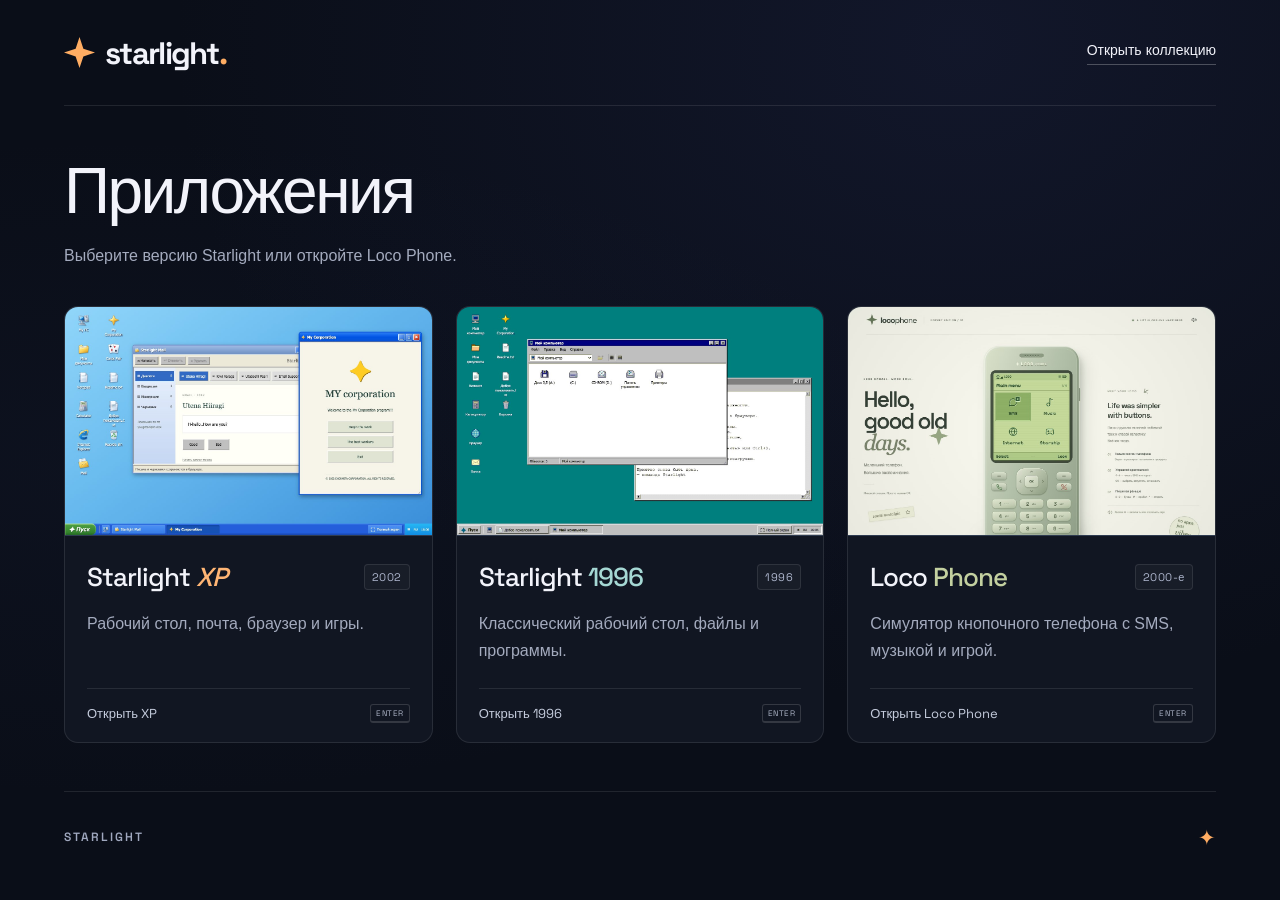
<file: index.html>
<!doctype html>
<html lang="ru">
<head>
  <meta charset="utf-8">
  <meta name="viewport" content="width=device-width, initial-scale=1">
  <meta name="theme-color" content="#0a0e18">
  <meta name="description" content="Starlight XP, Starlight 1996 и Loco Phone. Запуск приложений в браузере.">
  <title>Starlight — приложения</title>
  <link rel="icon" href="./assets/star.svg" type="image/svg+xml">
  <link rel="preload" href="./assets/space-grotesk.ttf" as="font" type="font/ttf" crossorigin>
  <link rel="stylesheet" href="./style.css">
</head>
<body>
  <a class="skip-link" href="#collection">К коллекции</a>
  <div class="ambient" aria-hidden="true"></div>
  <div class="page">
    <header class="site-header">
      <a class="wordmark" href="./" aria-label="Starlight — главная"><svg viewBox="0 0 32 32" aria-hidden="true"><path d="M16 0 20 12 32 16 20 20 16 32 12 20 0 16 12 12Z"/></svg><span>starlight<span class="wordmark-dot">.</span></span></a>
      <a class="header-link" href="#collection">Открыть коллекцию</a>
    </header>
    <main>
      <section class="intro" aria-labelledby="page-title">
        <h1 id="page-title">Приложения</h1>
        <p class="intro-description">Выберите версию Starlight или откройте Loco Phone.</p>
      </section>
      <section id="collection" class="collection" aria-label="Выберите приложение">
        <a class="world-card xp-card" href="./xp/">
          <div class="preview"><img src="./assets/xp.jpg" alt="Синий рабочий стол Starlight XP с окнами почты и My Corporation" width="1280" height="800" fetchpriority="high"><span class="launch-label">Открыть рабочий стол</span></div>
          <div class="card-body"><div class="card-title"><h2>Starlight <em>XP</em></h2><span class="era">2002</span></div><p>Рабочий стол, почта, браузер и игры.</p><div class="card-foot"><span>Открыть XP</span><span class="enter-key" aria-hidden="true">ENTER</span></div></div>
        </a>
        <a class="world-card classic-card" href="./1996/">
          <div class="preview"><img src="./assets/1996.jpg" alt="Бирюзовый рабочий стол Starlight 1996 с классическими окнами и дисками в «Моём компьютере»" width="1280" height="800"><span class="launch-label">Открыть рабочий стол</span></div>
          <div class="card-body"><div class="card-title"><h2>Starlight <span>1996</span></h2><span class="era">1996</span></div><p>Классический рабочий стол, файлы и программы.</p><div class="card-foot"><span>Открыть 1996</span><span class="enter-key" aria-hidden="true">ENTER</span></div></div>
        </a>
        <a class="world-card phone-card" href="./locophone/">
          <div class="preview"><img src="./assets/locophone.jpg" alt="Кнопочный телефон Loco Phone с зелёным экраном и физической клавиатурой" width="1280" height="800"><span class="launch-label">Взять телефон</span></div>
          <div class="card-body"><div class="card-title"><h2>Loco <span>Phone</span></h2><span class="era">2000-е</span></div><p>Симулятор кнопочного телефона с SMS, музыкой и игрой.</p><div class="card-foot"><span>Открыть Loco Phone</span><span class="enter-key" aria-hidden="true">ENTER</span></div></div>
        </a>
      </section>

    </main>
    <footer><a class="footer-brand" href="./">STARLIGHT</a><span class="footer-spark" aria-hidden="true">✦</span></footer>
  </div>
</body>
</html>
</file>
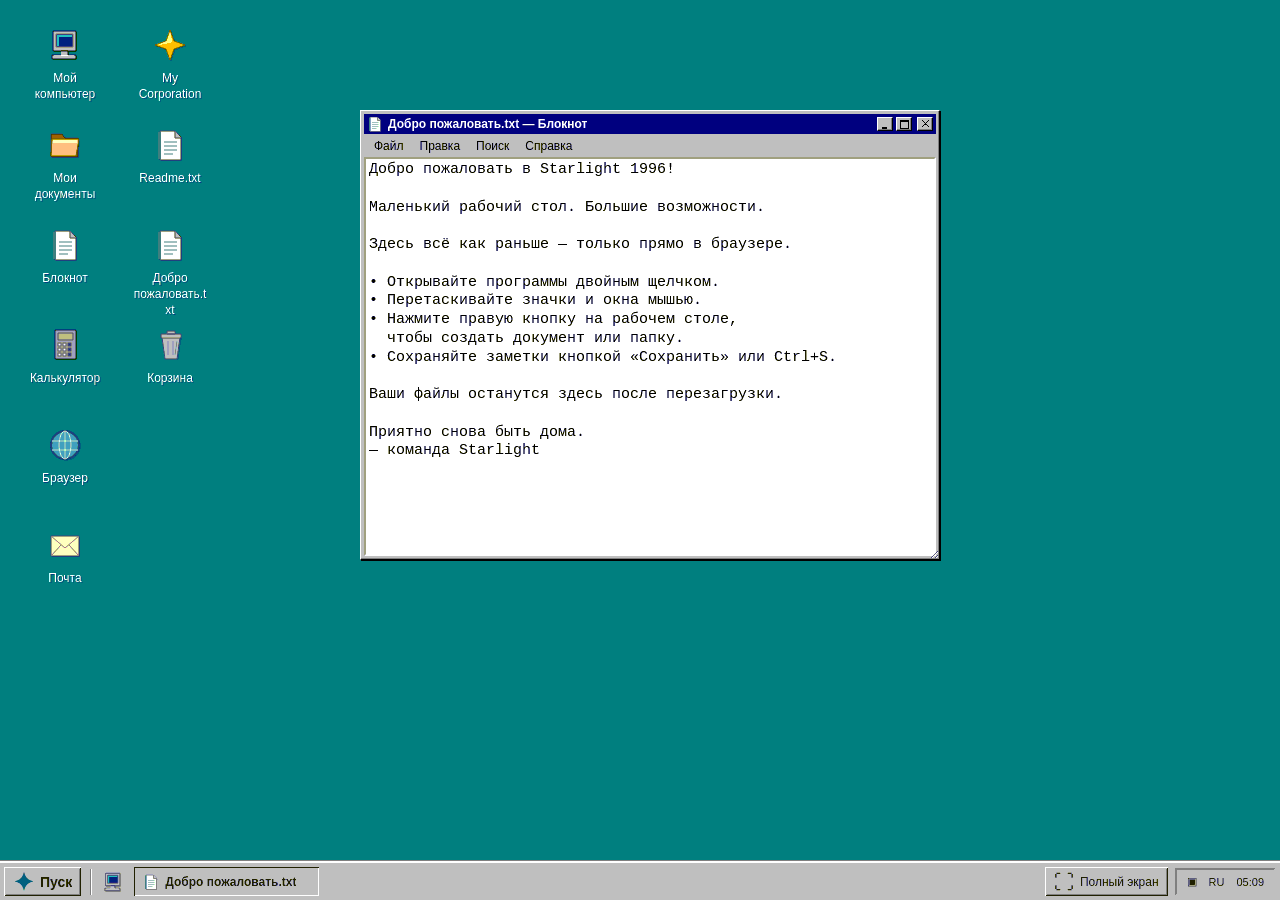
<file: 1996/index.html>
<!doctype html><html lang="ru"><head><meta charset="UTF-8"/><meta name="viewport" content="width=device-width,initial-scale=1.0"/><meta name="theme-color" content="#008080"/><title>Starlight 1996 — ваш маленький рабочий стол</title>  <script type="module" crossorigin src="./assets/index-CrPmuIQ3.js"></script>
  <link rel="stylesheet" crossorigin href="./assets/index-BJPZl_ln.css">
<link rel="icon" href="../assets/star.svg" type="image/svg+xml"></head><body><div id="root"></div></body></html>
</file>
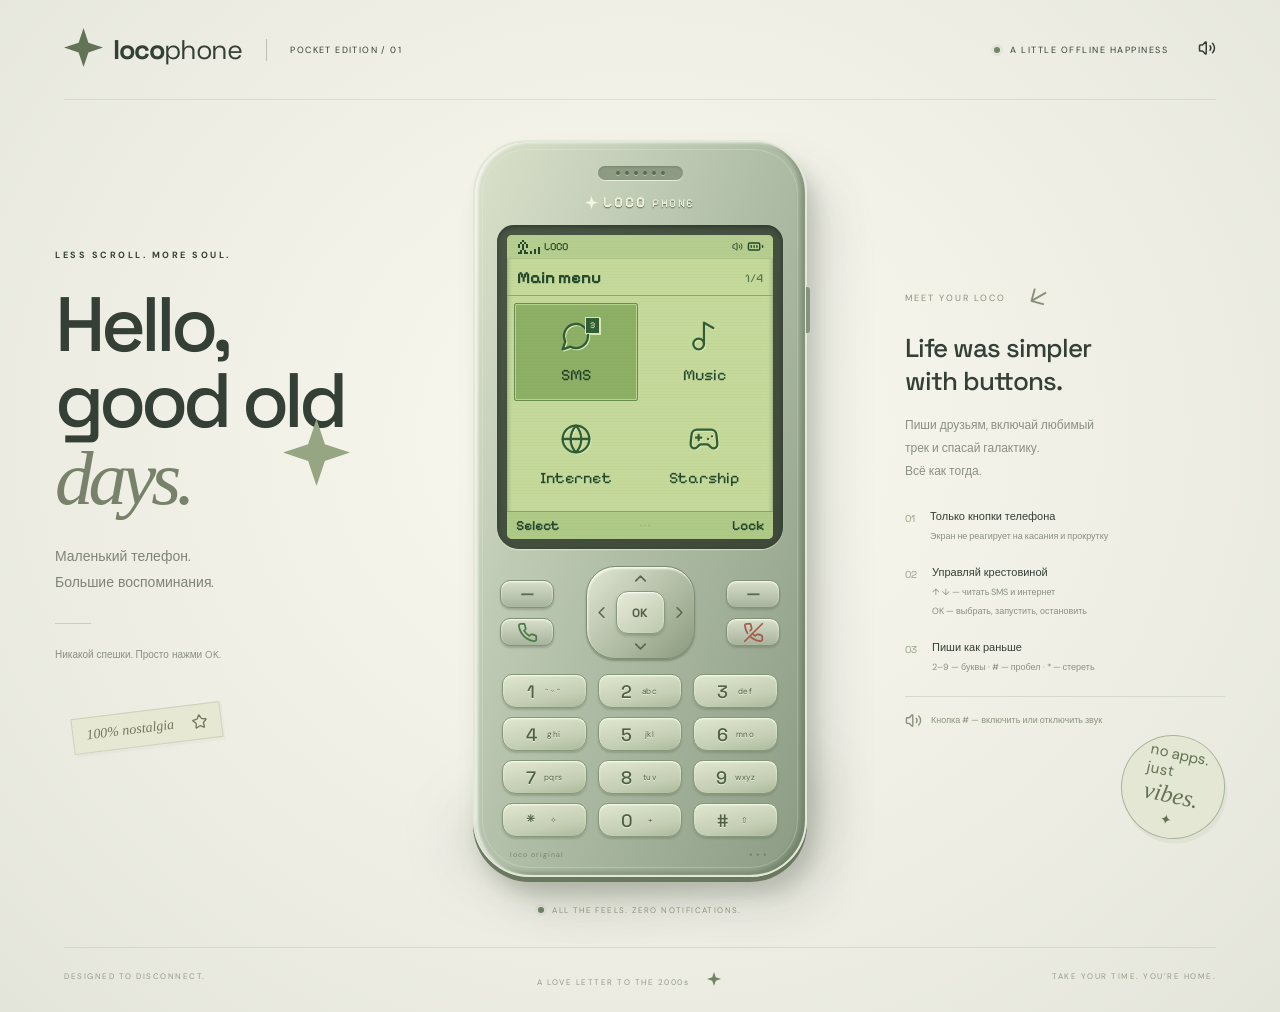
<file: locophone/index.html>
<!doctype html><html lang="ru"><head><meta charset="UTF-8"/><meta name="viewport" content="width=device-width,initial-scale=1"/><meta name="theme-color" content="#e9e9df"/><meta http-equiv="Content-Security-Policy" content="default-src 'self'; script-src 'self'; style-src 'self' 'unsafe-inline'; img-src 'self' data:; font-src 'self'; media-src 'self'; connect-src 'self' ws:; object-src 'none'; base-uri 'self'"/><title>Loco Phone — a little offline happiness</title>  <script type="module" crossorigin src="./assets/index-C0D6huW_.js"></script>
  <link rel="stylesheet" crossorigin href="./assets/index-C7krwdD6.css">
<link rel="icon" href="../assets/star.svg" type="image/svg+xml"></head><body><div id="root"></div></body></html>
</file>
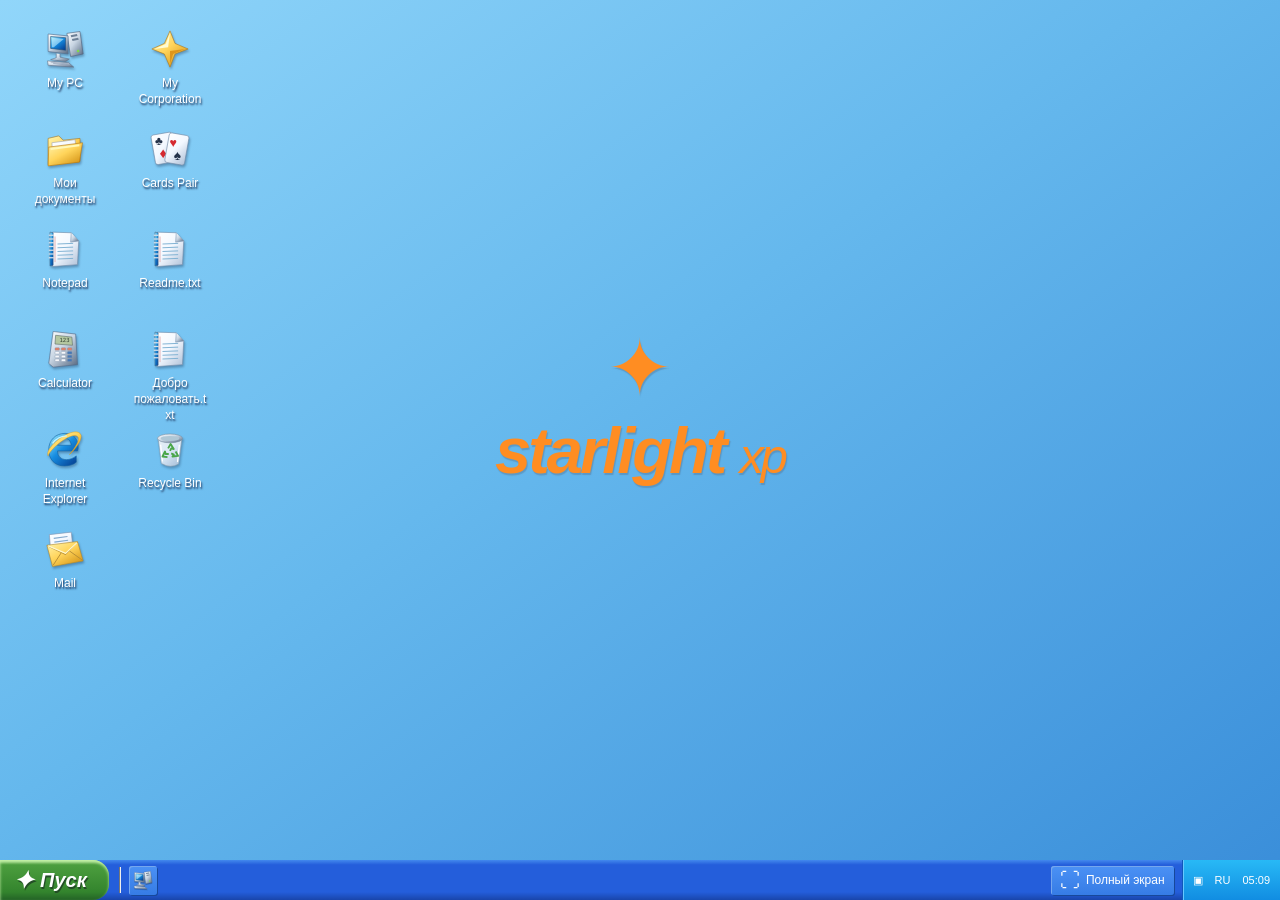
<file: xp/index.html>
<!doctype html><html lang="ru"><head><meta charset="UTF-8"/><meta name="viewport" content="width=device-width,initial-scale=1.0"/><meta name="theme-color" content="#63b5ec"/><title>Starlight XP — ваш маленький рабочий стол</title>  <script type="module" crossorigin src="./assets/index-BvOiDIV-.js"></script>
  <link rel="stylesheet" crossorigin href="./assets/index-Dgrtwj1h.css">
<link rel="icon" href="../assets/star.svg" type="image/svg+xml"></head><body><div id="root"></div></body></html>
</file>
<file: style.css>
@font-face{font-family:Space;src:url('./assets/space-grotesk.ttf') format('truetype');font-weight:300 700;font-display:swap}
:root{color-scheme:dark;--bg:#0a0e18;--ink:#f2f3fa;--muted:#9a9fb4;--orange:#ffad63;--line:#ffffff18}
*{box-sizing:border-box}html{scroll-behavior:smooth;scroll-padding-top:25px}body{margin:0;background:var(--bg);color:var(--ink);font-family:Space,Arial,sans-serif;font-size:16px;-webkit-font-smoothing:antialiased}a{color:inherit;text-decoration:none}button,a{-webkit-tap-highlight-color:transparent}a:focus-visible{outline:2px solid var(--orange);outline-offset:6px}::selection{background:#ffad6338;color:#fff}
.page{max-width:1480px;padding:0 64px;margin:auto;position:relative}.ambient{position:absolute;inset:0 0 auto;height:850px;pointer-events:none;background:radial-gradient(ellipse at 75% 5%,#2e366c38,transparent 58%),radial-gradient(ellipse at 10% 55%,#303b6e15,transparent 50%)}
.skip-link{position:fixed;left:20px;top:10px;z-index:10;background:#fff;color:#101321;padding:12px;transform:translateY(-150%)}.skip-link:focus{transform:none}
.site-header{height:106px;display:flex;align-items:center;gap:34px;border-bottom:1px solid var(--line)}.wordmark{display:flex;align-items:center;gap:10px;font-weight:700;font-size:31px;letter-spacing:-1.7px}.wordmark>svg{width:31px;height:31px;fill:var(--orange)}.wordmark-dot{color:var(--orange)}.header-caption{font-size:12px;letter-spacing:1.9px;color:var(--muted);margin-top:4px}.header-link{margin-left:auto;font-size:14px;border-bottom:1px solid #ffffff40;padding-bottom:5px}.header-link:hover{color:var(--orange);border-color:var(--orange)}
.intro{padding:48px 0 44px;display:grid;grid-template-columns:1.2fr 1fr;gap:0 50px}.eyebrow{grid-column:1/-1;font-size:12px;letter-spacing:2.4px;color:#b0b5cd;margin:0 0 25px}.intro h1{font-size:clamp(64px,6vw,86px);font-weight:500;line-height:1.03;letter-spacing:-5px;margin:0;max-width:850px}.intro h1>span{color:var(--orange);position:relative;display:inline-block}.intro h1 em{font-style:normal;color:var(--orange)}.intro h1 svg{position:absolute;left:0;width:100%;height:17px;bottom:-13px;fill:none;stroke:var(--orange);stroke-width:2;stroke-linecap:round;opacity:.75}.intro-bottom{display:flex;align-items:center;gap:28px;margin:0 0 3px;align-self:end}.intro-bottom>p{color:#b3b7c9;font:16px/1.8 Arial,sans-serif;margin:0}.intro-star{color:#6d739f;font-size:52px;font-weight:300;transform:rotate(13deg)}
.collection{display:grid;grid-template-columns:repeat(3,minmax(0,1fr));gap:23px;scroll-margin-top:30px}.world-card{min-width:0;display:block;border:1px solid #ffffff19;background:#111622;border-radius:14px;overflow:hidden;transition:transform .22s ease,border-color .22s ease,box-shadow .22s ease}.world-card:hover{transform:translateY(-7px);border-color:#ffffff50;box-shadow:0 18px 60px #0005}.world-card:active{transform:translateY(-3px)}
.preview{position:relative;aspect-ratio:1.6;overflow:hidden;background:#1b2a40;border-bottom:1px solid #ffffff16}.preview>img{display:block;width:100%;height:100%;object-fit:cover;transition:transform .55s ease,filter .3s}.world-card:hover .preview>img{transform:scale(1.035)}.preview-label{position:absolute;left:13px;top:13px;background:#09111bc9;backdrop-filter:blur(7px);border:1px solid #ffffff28;border-radius:5px;padding:6px 9px;font-size:10px;letter-spacing:1.6px;color:#fff}.launch-label{position:absolute;left:50%;top:50%;transform:translate(-50%,-35%);opacity:0;white-space:nowrap;padding:12px 16px;border:1px solid #ffffff50;border-radius:7px;background:#0a0e18dc;backdrop-filter:blur(8px);font-size:14px;transition:opacity .2s,transform .2s}.world-card:hover .launch-label,.world-card:focus-visible .launch-label{opacity:1;transform:translate(-50%,-50%)}
.card-body{padding:24px 22px 19px}.card-title{display:flex;align-items:center;justify-content:space-between;gap:9px}.card-title h2{font-size:26px;font-weight:500;letter-spacing:-1px;margin:0;white-space:nowrap}.card-title h2 em{font-style:italic;color:#ffb574}.card-title h2>span{color:#a5d8d4}.phone-card h2>span{color:#c3d0a0}.era{font-size:11px;letter-spacing:.5px;background:#ffffff08;border:1px solid #ffffff19;border-radius:4px;color:#aeb6cd;padding:5px 7px;white-space:nowrap}.card-body>p{font:16px/1.7 Arial,sans-serif;color:#a4abbe;margin:18px 0 23px;min-height:100px}.card-foot{border-top:1px solid var(--line);padding-top:15px;display:flex;align-items:center;justify-content:space-between;gap:6px;color:#8b93ab;font-size:12px}.enter-key{font-size:8px;letter-spacing:.5px;border:1px solid #ffffff25;border-bottom-width:2px;padding:3px 5px;border-radius:3px;color:#acb3c6}
.collection-note{display:flex;align-items:center;gap:20px;padding:36px 0 40px;margin-top:16px}.note-symbol{font-size:42px;color:#737eaa}.collection-note p{font-size:14px;line-height:1.8;margin:0;color:#d4d7e5}.collection-note p>span{color:#7e88a2}.note-side{margin-left:auto;font-size:10px;line-height:1.8;letter-spacing:1.7px;color:#67718b;text-align:right}
footer{border-top:1px solid var(--line);min-height:92px;display:flex;align-items:center;gap:25px;color:#78819a;font-size:12px}footer>span:not(.footer-spark){margin-left:auto}.footer-brand{font-size:12px;letter-spacing:2px;font-weight:600;color:#a0a8bf}.footer-spark{font-size:21px;color:var(--orange)}
@media(min-width:1500px){.intro{padding-top:65px;padding-bottom:58px}.preview{aspect-ratio:1.6}}
@media(max-width:1100px){.page{padding:0 35px}.header-caption{display:none}.intro h1{font-size:72px}.collection{gap:16px}.card-title h2{font-size:23px}.card-body{padding:20px 17px}.card-title{flex-wrap:wrap}.card-body>p{min-height:100px}.card-foot{font-size:12px}.enter-key{display:none}}
@media(max-width:760px){.page{padding:0 23px}.site-header{height:88px}.wordmark{font-size:28px}.header-link{font-size:12px}.intro{display:block;padding:44px 0 35px}.eyebrow{font-size:10px;letter-spacing:1.5px}.intro h1{font-size:68px;letter-spacing:-3px}.intro-bottom{margin-top:28px;gap:20px}.intro-bottom>p{font-size:16px;line-height:1.8}.intro-star{font-size:34px}.collection{grid-template-columns:1fr;gap:23px}.preview{aspect-ratio:1.65}.card-body{padding:22px}.card-title h2{font-size:29px}.era{font-size:12px}.card-body>p{font-size:16px;min-height:0;margin:14px 0 21px}.card-foot{font-size:12px}.enter-key{display:inline;font-size:9px}.preview-label{font-size:10px}.collection-note{padding:25px 0}.note-side{display:none}footer{gap:15px;font-size:11px;flex-wrap:wrap;padding:24px 0;min-height:100px}footer>span:not(.footer-spark){margin-left:0;flex-basis:100%;order:3}.footer-spark{margin-left:auto}.launch-label{display:none}}
@media(prefers-reduced-motion:reduce){html{scroll-behavior:auto}*,*::before,*::after{transition:none!important;animation:none!important}}

/* The collection uses application names and functional descriptions only. */
.intro{display:block;padding:50px 0 36px}
.intro h1{font-size:64px;line-height:1.1;letter-spacing:-2.5px}
.intro-description{font:16px/1.7 Arial,sans-serif;color:#a4abbe;margin:16px 0 0}
.collection{margin-bottom:48px}
.card-body>p{min-height:58px;margin:16px 0 20px}
.card-foot{font-size:13px;color:#c4cbdc}
.footer-spark{margin-left:auto}
@media(max-width:760px){.intro{padding:36px 0 28px}.intro h1{font-size:44px;letter-spacing:-1.5px}.intro-description{font-size:16px}.card-body>p{min-height:0}.collection{margin-bottom:32px}}
</file>
<file: 1996/assets/index-BJPZl_ln.css>
*{box-sizing:border-box}html,body,#root{width:100%;height:100%;margin:0}body{font-family:Tahoma,Arial,sans-serif;font-size:12px;color:#161616}button,input,textarea{font:inherit}button{color:inherit;cursor:pointer}button:focus-visible{outline:1px dotted #111;outline-offset:-4px}button{border:0}button:not(.desktop-icon):active{filter:brightness(.96)}.desktop{height:100%;min-height:440px;background:teal;overflow:hidden;position:relative;-webkit-user-select:none;user-select:none}.desktop-brand{position:absolute;left:50%;top:44%;transform:translate(-50%,-50%);color:#ffffff20;text-align:center;pointer-events:none;white-space:nowrap}.brand-mark{font-size:110px;height:126px;font-weight:400}.desktop-brand>div:nth-child(2){font-family:Arial,sans-serif;font-size:66px;font-weight:700;letter-spacing:-4px}.desktop-brand span{font-weight:300;margin-left:12px}.desktop-brand p{font-size:10px;letter-spacing:4px;margin-top:19px}.desktop-icon{position:absolute;width:86px;min-height:77px;display:flex;align-items:center;flex-direction:column;gap:8px;padding:5px 1px;background:transparent;color:#fff;touch-action:none}.desktop-icon span{line-height:16px;text-align:center;padding:1px 3px;text-shadow:1px 1px #004e4e;overflow-wrap:anywhere}.desktop-icon.selected span{background:navy;outline:1px dotted #fff}.pixel-icon{flex-shrink:0;filter:drop-shadow(1px 1px 0 #0003)}.desktop-note{position:absolute;bottom:70px;right:35px;text-align:right;color:#b1d3ce;pointer-events:none}.desktop-note>span{font-family:Georgia,serif;font-size:25px;font-style:italic}.desktop-note p{font-size:11px;color:#83b9b5;letter-spacing:.6px}.window{position:absolute;background:silver;border:2px solid;border-color:#fff #171717 #171717 #fff;padding:3px;box-shadow:1px 1px #0005;display:flex;flex-direction:column;min-width:270px;min-height:240px;max-width:100vw;max-height:calc(100dvh - 40px);resize:both;overflow:hidden}.window.maximized{left:0!important;top:0!important;width:100%!important;height:calc(100% - 40px)!important;resize:none}.titlebar{background:#7c7c7c;color:#fff;height:26px;flex-shrink:0;padding:3px;display:flex;justify-content:space-between;align-items:center;touch-action:none}.active .titlebar{background:linear-gradient(90deg,navy,#1269a0)}.titlebar>div{display:flex;align-items:center;gap:5px;min-width:0}.titlebar b{font-size:12px;white-space:nowrap;overflow:hidden;text-overflow:ellipsis}.window-controls{gap:3px!important;flex-shrink:0}.window-controls button{height:18px;width:20px;background:silver;color:#111;font:700 16px Arial;line-height:13px;box-shadow:inset 1px 1px #fff,inset -1px -1px #222}.menubar{display:flex;gap:4px;align-items:center;min-height:29px;padding:2px 4px;flex-shrink:0}.menubar button{padding:5px 7px;background:transparent}.menubar button:hover{background:navy;color:#fff}.notepad{display:flex;flex-direction:column;flex:1;min-height:0}.note-toolbar{display:flex;align-items:center;gap:9px;padding:5px 6px 8px;border-top:1px solid #ddd}.note-toolbar>span{font-size:11px;color:#444}.note-toolbar input{width:0;flex:1;min-width:40px;background:#fff;border:2px inset #eee;padding:4px 5px;outline:none}.note-toolbar button,.explorer-toolbar>button,.calc-clear button,.calc-grid button{background:silver;box-shadow:inset 1px 1px #fff,inset -1px -1px #333,inset 2px 2px #dfdfdf,inset -2px -2px gray;padding:6px 10px}.notepad textarea{margin:0 2px;resize:none;flex:1;min-height:0;border:2px inset #eee;background:#fffef8;color:#222;font:13px/1.65 Courier New,monospace;padding:17px 18px;outline:none;-webkit-user-select:text;user-select:text;overflow:auto}.statusbar{display:flex;justify-content:space-between;gap:10px;padding:5px 7px;margin-top:4px;border:1px inset #eee;color:#4e4e4e;font-size:11px;flex-shrink:0}.statusbar i{display:inline-block;height:10px;border-left:1px solid #888;margin:0 9px}.taskbar{position:absolute;bottom:0;width:100%;height:39px;z-index:100000;background:silver;border-top:2px solid #fff;box-shadow:0 -1px #888;display:flex;align-items:center;gap:7px;padding:4px}.start-button,.task-buttons button,.quick-desktop{background:silver;box-shadow:inset 1px 1px #fff,inset -1px -1px #111,inset 2px 2px #dfdfdf,inset -2px -2px gray;height:29px;display:flex;align-items:center;gap:6px;padding:4px 9px}.start-button{font-size:14px;font-weight:700}.start-logo{color:#005c73;font-size:25px;line-height:22px}.taskbar-divider{height:26px;border-left:1px solid #777;border-right:1px solid #eee;margin-left:2px}.quick-desktop{box-shadow:none;padding:4px}.task-buttons{display:flex;gap:5px;flex:1;overflow:hidden}.task-buttons button{width:185px;min-width:60px;text-align:left}.task-buttons span{white-space:nowrap;overflow:hidden;text-overflow:ellipsis}.pressed{background:#d3d3d3!important;box-shadow:inset 1px 1px #222,inset -1px -1px #fff!important;font-weight:700}.system-tray{height:28px;display:flex;align-items:center;gap:12px;border:2px inset #ddd;padding:0 10px;font-size:11px}.context-menu{position:absolute;background:silver;border:2px outset #eee;padding:3px;min-width:226px;box-shadow:2px 2px #0005}.context-menu button{display:flex;align-items:center;gap:8px;background:transparent;width:100%;padding:8px 12px;text-align:left}.context-menu button:hover,.start-items button:hover{background:navy;color:#fff}hr{border:0;border-top:1px solid #888;border-bottom:1px solid #eee;margin:4px}.start-menu{position:absolute;bottom:40px;left:3px;width:280px;background:silver;z-index:100001;border:2px outset white;display:flex;box-shadow:2px 2px #0005}.start-side{writing-mode:vertical-rl;transform:rotate(180deg);background:gray;color:silver;font-size:24px;padding:12px 5px}.start-side b{color:#fff}.start-items{flex:1;padding:5px}.start-caption{font-size:9px;color:#777;letter-spacing:1.8px;padding:8px}.start-items button{width:100%;display:flex;align-items:center;gap:12px;background:transparent;padding:12px 8px;text-align:left}.start-items button span{margin-left:auto}.explorer-toolbar{display:flex;align-items:center;gap:10px;padding:6px;border-top:1px solid #eee;border-bottom:1px solid #888;flex-wrap:wrap}.address{background:#fff;border:2px inset #eee;padding:3px;flex:1;display:flex;gap:6px;align-items:center}.explorer-body{flex:1;display:flex;min-height:0;background:#fff;border:2px inset #ddd;margin-top:4px}.explorer-body aside{width:160px;flex-shrink:0;background:linear-gradient(#eef0e9,#fff);padding:18px 14px;display:flex;align-items:flex-start;flex-direction:column;gap:10px}.explorer-body aside hr{width:100%;border-bottom:0}.explorer-body aside p{line-height:1.6;margin:0}.explorer-body aside small{color:#777;line-height:1.5}.file-grid{padding:15px;display:flex;align-content:flex-start;gap:10px;flex-wrap:wrap;overflow:auto;flex:1}.file-item{width:90px;min-height:80px;display:flex;align-items:center;justify-content:flex-start;flex-direction:column;gap:8px;background:#fff;padding:5px;overflow-wrap:anywhere}.file-item.chosen{background:navy;color:#fff}.empty-hint{color:#888;font-size:12px}.calculator{padding:0 9px 8px;display:flex;flex-direction:column;flex:1}.calc-screen{background:#e5ebd8;border:2px inset #eee;padding:8px 10px;text-align:right;margin:5px 0 12px;font:27px Courier New,monospace;overflow:hidden}.calc-screen small{display:block;min-height:14px;font-size:11px;color:#6e775f}.calc-clear{display:grid;grid-template-columns:repeat(3,1fr);gap:7px;margin-bottom:8px}.calc-clear button{color:#8d1927;font-weight:700}.calc-grid{display:grid;grid-template-columns:repeat(5,1fr);gap:7px;flex:1}.calc-grid button{padding:9px 2px;font-size:16px;color:#152467}.calc-grid .operator{color:#8d1927}.calc-grid .equal{background:#dad9c4;grid-column:span 2}.calc-foot{text-align:center;color:#777;font-size:8px;letter-spacing:1.5px;margin-top:12px}.toast{position:absolute;bottom:53px;left:50%;transform:translate(-50%);background:#ffffe1;border:1px solid #333;padding:13px 22px;z-index:100002;box-shadow:2px 2px #0003}@media(max-width:700px){.window{left:110px!important;top:40px!important;width:calc(100% - 120px)!important;height:calc(100% - 120px)!important}.window:has(.calculator){width:285px!important;left:calc(100% - 295px)!important;height:390px!important}.desktop-brand{left:60%}.desktop-brand>div:nth-child(2){font-size:42px}.desktop-brand p{font-size:7px;letter-spacing:2px}.desktop-note{display:none}.note-toolbar>span{display:none}.explorer-body aside{display:none}.statusbar{font-size:10px}.task-buttons button{width:125px}.system-tray{gap:6px;padding:0 5px}.quick-desktop,.taskbar-divider{display:none}}.fullscreen-button{height:29px;flex-shrink:0;display:flex;align-items:center;gap:6px;padding:4px 9px;background:silver;box-shadow:inset 1px 1px #fff,inset -1px -1px #111,inset 2px 2px #dfdfdf,inset -2px -2px gray}.fullscreen-button>span:first-child{font-size:20px;line-height:18px}.fullscreen-button[aria-pressed=true]{box-shadow:inset 1px 1px #222,inset -1px -1px #fff;background:#d3d3d3}@media(max-width:700px){.fullscreen-label{display:none}}.browser-app,.mail-app{display:flex;flex-direction:column;flex:1;min-height:0}.browser-address,.mail-toolbar{display:flex;align-items:center;gap:8px;padding:7px 5px;flex-shrink:0}.browser-address input{flex:1;min-width:30px;border:2px inset #eee;padding:5px;background:#fff}.browser-address button,.corporation footer button,.mail-toolbar button,.mail-compose-actions button,.browser-external button{background:silver;box-shadow:inset 1px 1px #fff,inset -1px -1px #333,inset 2px 2px #ddd,inset -2px -2px #888;padding:7px 10px}.corporation{flex:1;min-height:0;overflow:auto;background:#f7f4e9;border:2px inset #eee;padding:22px;color:#203f39}.corporation>header{display:flex;justify-content:space-between;gap:12px;align-items:center;border-bottom:2px solid #264f45;padding-bottom:14px}.corporation h1{font-family:Georgia,serif;font-size:28px;font-weight:400;margin:6px 0}.corporation header small{font-size:9px;letter-spacing:2px}.corporation header>span{font-size:10px;line-height:1.7;text-align:right}.corporation-task{display:flex;justify-content:space-between;gap:12px;padding:18px 0;font-size:9px;letter-spacing:1px}.corporation-task strong{display:block;font-size:16px;letter-spacing:0;margin-top:8px}.corporation-task em{font-style:normal;background:#264f45;color:#fff;padding:4px 10px;margin-left:5px}.score{text-align:right;white-space:nowrap}.score b{font-size:24px;margin-left:8px}.score small{display:block;margin-top:5px}.sheet-scroll{overflow:auto}.corporation-table{width:100%;border-collapse:collapse;table-layout:fixed;border:1px solid #a9b6a9;background:#fffef8;min-width:285px}.corporation-table th{background:#dce4d9;font-weight:400;height:25px;font-size:11px;border:1px solid #a9b6a9}.corporation-table th:first-child{width:30px}.corporation-table td{padding:0;border:1px solid #bdc8bb}.corporation-table td button{width:100%;height:30px;background:transparent;color:#849087;font-size:10px}.corporation-table td button:hover{background:#e2ead2;color:#264f45;outline:2px solid #264f45;outline-offset:-2px}.corporation-table td button.last-hit{background:#ecdfae}.game-message{padding:12px 0;font-size:11px;min-height:38px}.corporation>footer{border-top:1px solid #bac5b5;padding-top:10px;display:flex;justify-content:space-between;align-items:center;gap:12px;font-size:9px}.browser-external{background:#fffef8;padding:30px;flex:1;overflow:auto}.browser-external button{display:block;margin-top:20px}.mail-toolbar{border-bottom:1px solid #888}.mail-toolbar>span{margin-left:auto;font-family:Georgia,serif;font-size:17px;color:#555}.mail-toolbar button:disabled,.menubar button:disabled{color:#888;cursor:default}.mail-layout{display:flex;flex:1;min-height:0;background:#fff;border:2px inset #eee}.mail-layout>aside{width:145px;flex-shrink:0;padding:12px 5px;background:#e6e7df}.mail-layout>aside button{background:transparent;display:flex;justify-content:space-between;width:100%;padding:10px 7px;text-align:left}.mail-layout>aside p{margin:25px 8px;font-size:10px;line-height:1.8;color:#6d7770}.mail-content{flex:1;display:flex;flex-direction:column;min-width:0;overflow:auto}.mail-selected{background:navy!important;color:#fff}.mail-list{min-height:110px;max-height:160px;overflow:auto;border-bottom:2px solid #aaa;flex-shrink:0}.mail-list>button{background:#fff;display:flex;text-align:left;width:100%;justify-content:space-between;gap:12px;padding:10px;border-bottom:1px solid #eee}.mail-list>button span{font-size:10px}.mail-list>p{padding:10px;color:#888}.mail-message{padding:10px 18px;-webkit-user-select:text;user-select:text}.mail-message h2{font-size:16px}.mail-message>p{font-size:10px;color:#666;line-height:1.8;border-bottom:1px solid #ddd;padding-bottom:12px}.mail-message pre{font:12px/1.8 Tahoma,Arial,sans-serif;white-space:pre-wrap;overflow-wrap:anywhere}.mail-compose{display:flex;flex:1;flex-direction:column;padding:12px;gap:10px;min-height:300px}.mail-compose label{display:flex;align-items:center;gap:10px}.mail-compose input{min-width:0;flex:1;border:2px inset #eee;padding:6px}.mail-compose textarea{flex:1;min-height:90px;resize:vertical;border:2px inset #eee;padding:10px;font:13px/1.6 Tahoma,Arial,sans-serif}.mail-compose-actions{display:flex;align-items:center;gap:10px;flex-wrap:wrap}.mail-compose-actions a{font-size:10px;color:navy}.desktop-icon[data-trash-target]:hover{background:#ffffff16;outline:1px dotted #a6d7d7}.file-item[draggable=true]{cursor:grab}@media(max-width:700px){.corporation{padding:10px}.corporation h1{font-size:21px}.corporation header>span,.corporation>footer>span,.mail-toolbar>span{display:none}.corporation-task strong{font-size:12px}.corporation-table td button{height:27px}.mail-layout>aside{width:100px}.mail-layout>aside button{font-size:10px;padding:10px 3px}.mail-list>button{flex-direction:column;gap:5px}.browser-address{gap:4px}.browser-address label{display:none}.browser-address button{font-size:10px;padding:7px}.mail-toolbar{gap:3px}.mail-toolbar button{padding:7px;font-size:10px}}.corporation-welcome{text-align:center;display:flex;flex-direction:column;align-items:center;justify-content:center;gap:14px}.corporation-welcome h1{font-size:35px;margin:0}.corporation-star{color:#ffcc24;font-size:100px;text-shadow:2px 2px #8b6500;line-height:1}.corporation-welcome>p{line-height:1.8}.corporation-welcome>footer{font-size:9px;margin-top:25px}.corporation-menu{display:flex;flex-direction:column;gap:10px;width:230px}.corporation-menu button,.corporation-welcome>button{padding:12px 20px;background:#e0e4d2;border:2px outset #fff;color:#203f39}.workers-list{font:20px/1.8 Georgia,serif}.reference-site{flex:1;min-height:0;overflow:auto;border:2px inset #eee;background:#fff;padding:24px;-webkit-user-select:text;user-select:text}.reference-site button{background:#ddd;border:2px outset #eee;padding:7px 12px}.reference-site footer{margin-top:24px;font-size:10px;text-align:center}.internet-home{max-width:520px;margin:20px auto;color:#213d67}.internet-home>small{letter-spacing:2px;font-size:9px}.internet-home h1{font:32px Georgia,serif}.internet-links{border-top:1px solid #a9bbc4;margin-top:25px}.internet-links>button{display:flex;align-items:center;gap:15px;width:100%;text-align:left;padding:18px 10px;background:#edf2ed;border:0;border-bottom:1px solid #b6c6c7;color:#25465b}.internet-links button>span:first-child{font-size:10px;color:#7a8c93}.internet-links button>span:last-child{margin-left:auto}.internet-links button:hover{background:#d6e5d8}.site-heading{font:32px Georgia,serif;border-bottom:2px solid currentColor;padding-bottom:14px;margin-bottom:25px}.site-classmates-com{background:#eff1fd;color:#2e3475}.post-options{display:flex;flex-wrap:wrap;gap:15px;margin:35px 0}.classmates-thread>p{background:#fff;padding:12px;border-left:3px solid #707aa9;line-height:1.7}.site-enormity_hotel-com{background:#f7eddb;color:#5e3827}.hotel-tagline{font-size:13px;line-height:1.8}.hotel-prices{margin-top:25px}.hotel-prices>div{display:flex;align-items:center;gap:25px;padding:12px 4px;border-bottom:1px solid #cdbba1}.hotel-prices>div>b{flex:1}.hotel-prices button{background:#b08959;color:#fff}.local-note{color:#806f5b;font-size:10px}.hotel-thanks{padding:45px 0;text-align:center}.site-starlight-com{background:#102b58;color:#fff}.starlight-site-header{font-size:42px;letter-spacing:4px;border-bottom:1px solid #718aae;padding:10px 0 20px}.starlight-promo{padding:15px 0;line-height:1.8}.product-box{display:flex;align-items:center;gap:30px;padding:15px 0}.product-box>span{font-size:25px;background:#e4e8eb;color:#153561;border:3px outset white;box-shadow:8px 6px #0007;padding:20px;text-align:center;line-height:1.5}.product-box strong{font-size:35px;color:#ffe572}.site-mp3-com{background:#d7efee;color:#144c5a}.music-list section{background:#f3f8ee;padding:15px;margin:20px 0;border:1px solid #afc9bf}.music-list h3{display:flex;align-items:center;gap:12px;font:16px Courier New,monospace}.music-list h3 img{width:30px;height:30px;object-fit:contain}.music-list audio{width:100%}.site-catslovers-com{background:#fff3dc;color:#6b4532;text-align:center}.site-catslovers-com h2{font-size:17px}.cats-gallery{display:flex;gap:20px;align-items:flex-start;margin-top:28px}.cats-gallery figure{margin:0;flex:1;min-width:0}.cats-gallery img{width:100%;height:210px;object-fit:contain;background:#eadac1;border:4px solid white;box-shadow:2px 2px #c4b29a}.cats-gallery figcaption{padding:14px 0;font:15px Georgia,serif}.reference-dialogues{display:flex;flex-direction:column;flex:1;background:#fffef7}.dialogue-contacts{display:flex;gap:5px;padding:12px;flex-wrap:wrap;border-bottom:1px solid #bbb;background:#eceee6}.dialogue-contacts button{background:#ddd;border:2px outset #eee;padding:8px;display:flex;gap:7px;align-items:center}.dialogue-message{padding:25px;line-height:1.8}.dialogue-message>small{font-size:9px;letter-spacing:2px;color:#778477}.dialogue-message h2{font:24px Georgia,serif;margin-top:12px;color:#274943}.dialogue-message>p{white-space:pre-wrap;font-size:14px;padding:18px;border:1px solid #ddd;background:#fff}.dialogue-actions{display:flex;gap:12px;flex-wrap:wrap;margin:20px 0}.dialogue-actions button{background:silver;border:2px outset white;padding:7px 22px;min-width:75px}.dialogue-reset{background:transparent;text-decoration:underline;color:#747c75;padding:5px 0;font-size:10px}.desktop-brand>div:nth-child(2){font-size:60px}.start-side{font-size:22px}@media(max-width:700px){.reference-site{padding:12px}.internet-home h1{font-size:25px}.site-heading{font-size:23px}.cats-gallery{flex-direction:column}.cats-gallery figure{width:100%}.cats-gallery img{height:auto}.dialogue-message{padding:12px}.dialogue-contacts{padding:6px}.dialogue-contacts button{font-size:10px}.starlight-site-header{font-size:25px}.product-box{gap:15px}.product-box>span{font-size:17px;padding:12px}.corporation-welcome h1{font-size:26px}.desktop-brand>div:nth-child(2){font-size:36px}}.classmates-thread>p{white-space:pre-wrap}.window{background:silver;border-radius:0;padding:3px;border:1px solid;border-color:#fff #000 #000 #fff;box-shadow:inset -1px -1px gray,inset 1px 1px #dfdfdf,1px 1px #000;min-width:300px;min-height:220px}.titlebar,.active .titlebar{height:20px;min-height:20px;padding:2px 3px;background:navy;color:#fff;text-shadow:none}.window:not(.active) .titlebar{background:gray;color:silver}.titlebar b{font:700 12px Tahoma,"MS Sans Serif",Arial,sans-serif}.window-controls{gap:2px}.window-controls button{display:flex;align-items:center;justify-content:center;width:16px;height:14px;min-width:16px;border:1px solid;border-color:white #000 #000 white;border-radius:0;background:silver;color:#000;box-shadow:inset -1px -1px gray;font:700 13px Arial;padding:0;text-shadow:none}.window-controls button:last-child{margin-left:2px}.classic-notepad,.classic-explorer{display:flex;flex-direction:column;flex:1;min-height:0;position:relative;background:silver;color:#000;font:12px Tahoma,"MS Sans Serif",Arial,sans-serif}.classic-notepad button,.classic-explorer button,.classic-notepad input,.classic-explorer input,.classic-notepad select,.classic-explorer select{font:inherit;color:inherit;border-radius:0}.classic-menu{display:flex;align-items:center;gap:0;flex-shrink:0;min-height:23px;background:silver;padding:0 2px}.classic-menu-group{position:relative}.classic-menu-group>button{background:transparent;border:1px solid transparent;padding:2px 7px;color:#000}.classic-menu-group>button:hover,.classic-menu-group>button[aria-expanded=true]{background:navy;color:#fff}.classic-menu-popup{position:absolute;left:0;top:100%;min-width:205px;z-index:100;background:silver;padding:3px;border:2px solid;border-color:#fff #000 #000 #fff;box-shadow:1px 1px gray}.classic-menu-popup>button{display:flex;align-items:center;gap:5px;width:100%;text-align:left;border:0;background:transparent;padding:4px 12px 4px 0;white-space:nowrap;min-height:24px}.classic-menu-popup>button:hover:enabled,.classic-menu-popup>button:focus-visible{background:navy;color:#fff;outline:none}.classic-menu-popup>button:disabled{color:gray;text-shadow:1px 1px white}.classic-menu-check{display:inline-block;width:20px;text-align:center}.classic-menu-shortcut{margin-left:auto;padding-left:22px}.classic-menu-popup hr{border:0;border-top:1px solid #808080;border-bottom:1px solid #fff;margin:3px 1px}.classic-notepad>textarea{display:block;flex:1;min-height:0;width:100%;padding:2px 3px;resize:none;border:2px inset #eee;border-radius:0;background:#fff;color:#000;font:15px/1.25 Courier New,monospace;outline:0;overflow:scroll;-webkit-user-select:text;user-select:text;-moz-tab-size:8;tab-size:8}.classic-notepad>textarea::-webkit-scrollbar,.classic-explorer-files::-webkit-scrollbar{width:16px;height:16px}.classic-notepad>textarea::-webkit-scrollbar-track,.classic-explorer-files::-webkit-scrollbar-track{background:repeating-conic-gradient(silver,silver 25%,#fff 0%,#fff 50%) 0 0/2px 2px}.classic-notepad>textarea::-webkit-scrollbar-thumb,.classic-explorer-files::-webkit-scrollbar-thumb{background:silver;border:2px outset #eee;min-height:24px}.classic-notepad>textarea::-webkit-scrollbar-corner{background:repeating-linear-gradient(135deg,silver 0,silver 2px,gray 2px,gray 3px,#fff 3px,#fff 4px)}.classic-explorer-toolbar{display:flex;align-items:center;gap:3px;border-top:1px solid #fff;border-bottom:1px solid #808080;box-shadow:0 -1px gray,0 1px #fff;flex-shrink:0;padding:4px 3px;margin:1px 0 3px;min-height:31px}.classic-explorer-toolbar>button{position:relative;background:silver;border:1px solid transparent;min-width:25px;height:25px;padding:2px 4px;display:flex;align-items:center;justify-content:center;font-size:18px}.classic-explorer-toolbar>button:hover:enabled{border-color:#fff #808080 #808080 #fff}.classic-explorer-toolbar>button[aria-pressed=true]{border-color:#808080 #fff #fff #808080;background:#ddd}.classic-explorer-toolbar>button:disabled{opacity:.4}.classic-explorer-toolbar>button b{position:absolute;font:700 13px Arial;top:1px;right:0}.classic-toolbar-divider{width:2px;height:23px;background:gray;border-right:1px solid white;margin:0 3px}.classic-location{display:flex;align-items:center;gap:4px;background:#fff;border:2px inset #eee;padding-left:4px;min-width:100px;width:220px;height:24px}.classic-location select{width:100%;min-width:0;border:0;background:#fff;outline:0;height:20px}.classic-explorer-panes{display:flex;min-height:0;flex:1;gap:4px}.classic-folder-tree{flex:0 0 160px;overflow:auto;background:#fff;border:2px inset #eee;padding:7px 3px}.classic-folder-tree button{display:flex;align-items:center;gap:5px;border:0;background:transparent;white-space:nowrap;padding:4px;text-align:left;font-size:11px}.classic-folder-tree button:not(:first-child){padding-left:20px}.classic-folder-tree button:hover{color:navy;text-decoration:underline}.classic-explorer-files{min-width:0;flex:1;overflow:auto;background:#fff;border:2px inset #eee;align-content:start}.classic-explorer-files.icons{display:flex;align-content:flex-start;align-items:flex-start;flex-wrap:wrap;gap:8px 10px;padding:16px 10px}.classic-file-item{border:0;background:transparent;color:#000;outline:none}.classic-explorer-files.icons .classic-file-item{width:90px;min-height:67px;padding:3px;display:flex;flex-direction:column;align-items:center;justify-content:flex-start;gap:5px;text-align:center}.classic-file-item>span{padding:1px 2px;overflow-wrap:anywhere}.classic-file-item.chosen>span{background:navy;color:#fff;outline:1px dotted white;outline-offset:-1px}.classic-file-item:focus-visible>span{outline:1px dotted #000}.classic-explorer-files.details{padding:0}.classic-explorer-files.details .classic-file-item{display:grid;grid-template-columns:20px minmax(90px,1fr) 100px 80px;align-items:center;gap:4px;padding:3px 5px;width:100%;text-align:left}.classic-explorer-files.details .classic-file-item>span{overflow:hidden;white-space:nowrap;text-overflow:ellipsis}.classic-explorer-files.details .classic-file-item.chosen{background:navy;color:#fff}.classic-details-heading{display:grid;grid-template-columns:minmax(110px,1fr) 104px 84px;position:sticky;top:0;z-index:1;background:silver}.classic-details-heading>span{border:1px solid;border-color:#fff #808080 #808080 #fff;padding:3px 5px}.classic-folder-empty{font-size:12px;color:gray;padding:10px}.classic-explorer-status{display:flex;gap:3px;padding-top:4px;height:24px;flex-shrink:0;position:relative}.classic-explorer-status>span{border:1px solid;border-color:#808080 #fff #fff #808080;padding:3px 5px;min-width:110px;font-size:11px}.classic-explorer-status>span:nth-child(2){flex:1;padding-right:18px}.classic-explorer-status>i{position:absolute;right:1px;bottom:0;width:12px;height:12px;background:repeating-linear-gradient(135deg,transparent 0 2px,#808080 2px 3px,#fff 3px 4px);clip-path:polygon(100% 0,100% 100%,0 100%)}.classic-dialog-shade{position:absolute;top:0;right:0;bottom:0;left:0;display:flex;align-items:center;justify-content:center;z-index:200;background:#0001;padding:12px}.classic-dialog{background:silver;border:2px outset #eee;box-shadow:1px 1px #000;width:340px;max-width:100%;padding:3px;-webkit-user-select:text;user-select:text}.classic-dialog>header{background:navy;color:#fff;font-weight:700;padding:3px 4px;display:flex;align-items:center;justify-content:space-between}.classic-dialog>header>button{background:silver;border:2px outset #eee;line-height:12px;width:17px;height:17px;color:#000;padding:0}.classic-dialog p{padding:8px 12px;line-height:1.5;white-space:pre-line}.classic-dialog form{padding:12px}.classic-dialog label{display:flex;align-items:center;gap:8px;margin:6px 0}.classic-dialog input,.classic-dialog select{min-width:0;flex:1;border:2px inset #eee;background:#fff;padding:3px}.classic-dialog-actions{display:flex;justify-content:flex-end;gap:8px;padding:12px 8px 6px}.classic-dialog-actions>button{background:silver;border:2px outset #eee;padding:4px 12px;min-width:70px}.classic-dialog-actions>button:active{border-style:inset}.classic-dialog-actions>button:disabled{color:gray}.classic-open-list{display:block;width:100%;min-height:120px}@media(max-width:600px){.classic-folder-tree{flex-basis:110px}.classic-explorer-files.icons{gap:4px;padding:10px 4px}.classic-explorer-files.icons .classic-file-item{width:76px}.classic-location{width:150px}.classic-explorer-files.details .classic-file-item{grid-template-columns:18px minmax(70px,1fr) 80px 65px}.classic-details-heading{grid-template-columns:minmax(90px,1fr) 84px 69px}}.window-controls button svg{display:block;width:11px;height:9px;fill:#000;shape-rendering:crispEdges;flex-shrink:0}.window-controls button:active{border-color:#000 #fff #fff #000;box-shadow:inset 1px 1px gray}.window-controls button:active svg{transform:translate(1px,1px)}.classic-palette-filter{position:absolute;pointer-events:none;overflow:hidden}.desktop[data-color-depth="256"]{filter:url(#starlight-256-colors)}.display-properties-layer{position:absolute;top:0;right:0;bottom:0;left:0;z-index:100001;pointer-events:none}.window.display-properties{position:absolute;pointer-events:auto;width:404px!important;height:auto!important;min-height:0;max-width:calc(100% - 24px);resize:none;overflow:visible;font:12px Tahoma,"MS Sans Serif",Arial,sans-serif;color:#000}.display-properties-content{padding:14px 9px 0}.classic-property-tabs{padding:0 3px;display:flex;position:relative;z-index:1;top:1px}.classic-property-tabs span{border:1px solid;border-color:white #808080 #c0c0c0 white;padding:5px 12px;background:silver;border-radius:2px 2px 0 0}.classic-property-panel{padding:15px;border:1px solid;border-color:white #808080 #808080 white;box-shadow:1px 1px #fff}.classic-property-panel>p{text-align:center;margin:10px 0 18px}.classic-property-panel fieldset{border:2px groove #eee;padding:12px;margin:8px 0}.classic-property-panel legend{padding:0 4px}.classic-property-panel select{width:100%;background:#fff;border:2px inset #eee;padding:3px;font:inherit;border-radius:0}.classic-property-panel fieldset p{font-size:11px;line-height:1.5;margin:9px 0 0}.classic-monitor{width:145px;margin:0 auto;display:flex;flex-direction:column;align-items:center}.classic-monitor>div{width:145px;height:104px;border:9px solid #aaa;outline:2px outset white;background:teal;box-shadow:inset 2px 2px #000;display:flex;flex-direction:column;align-items:center;justify-content:center;color:#fff}.classic-monitor span{color:#ff0;font-size:25px}.classic-monitor small{font:italic 11px Georgia,serif}.classic-monitor>i{width:28px;height:13px;background:#aaa;border:2px outset #eee}.classic-monitor>b{width:94px;height:9px;background:silver;border:2px outset #eee}.display-properties .classic-dialog-actions{padding:12px 9px 9px}.display-properties button{font:inherit}.classic-notepad>textarea::-webkit-scrollbar-button{display:block;width:16px;height:16px;background-color:silver;border:2px outset #eee;background-position:center;background-repeat:no-repeat}.classic-notepad>textarea::-webkit-scrollbar-button:vertical:decrement{background-image:url("data:image/svg+xml,%3Csvg xmlns='http://www.w3.org/2000/svg' width='8' height='8'%3E%3Cpath d='M0 6h8L4 2z'/%3E%3C/svg%3E")}.classic-notepad>textarea::-webkit-scrollbar-button:vertical:increment{background-image:url("data:image/svg+xml,%3Csvg xmlns='http://www.w3.org/2000/svg' width='8' height='8'%3E%3Cpath d='M0 2h8L4 6z'/%3E%3C/svg%3E")}.classic-notepad>textarea::-webkit-scrollbar-button:horizontal:decrement{background-image:url("data:image/svg+xml,%3Csvg xmlns='http://www.w3.org/2000/svg' width='8' height='8'%3E%3Cpath d='M6 0v8L2 4z'/%3E%3C/svg%3E")}.classic-notepad>textarea::-webkit-scrollbar-button:horizontal:increment{background-image:url("data:image/svg+xml,%3Csvg xmlns='http://www.w3.org/2000/svg' width='8' height='8'%3E%3Cpath d='M2 0v8l4-4z'/%3E%3C/svg%3E")}.classic-notepad>textarea::-webkit-scrollbar-button:start:increment,.classic-notepad>textarea::-webkit-scrollbar-button:end:decrement{display:none}.display-properties .titlebar{cursor:default;touch-action:none}.display-properties-content{padding:12px 8px 0}.classic-property-panel{padding:18px 15px 10px;background:silver}.classic-property-panel>p{margin:14px 0 12px;font-size:11px}.classic-property-panel fieldset{margin:12px 0 4px;padding:11px 10px 10px}.classic-property-panel fieldset p{color:#000;line-height:1.4}.classic-property-panel select{height:25px;padding:2px}.classic-monitor>div{border-color:silver;outline:2px solid #808080;box-shadow:inset 2px 2px #000,inset -1px -1px #fff,2px 2px #fff}.classic-property-tabs span{font-size:11px;padding:5px 11px 6px}.display-properties .classic-dialog-actions>button{min-width:85px;padding:4px 10px}.classic-desktop-context{min-width:225px;max-width:calc(100vw - 6px);max-height:calc(100dvh - 46px);overflow:auto;padding:3px;background:silver;border:2px outset #eee;box-shadow:1px 1px #000}.classic-desktop-context>button{min-height:25px;padding:4px 9px;gap:8px;font:12px Tahoma,"MS Sans Serif",Arial,sans-serif}.classic-desktop-context>button:hover{background:navy;color:#fff}.classic-desktop-context hr{margin:4px 2px;border:0;border-top:1px solid #808080;border-bottom:1px solid #fff}.window.display-properties{left:var(--display-left)!important;top:var(--display-top)!important}
</file>
<file: locophone/assets/index-C7krwdD6.css>
*{box-sizing:border-box}body{margin:0;color:#343f35;background:#eeeee5;font-family:DM Sans,Arial,sans-serif}button,a,input{-webkit-tap-highlight-color:transparent}button{font:inherit;cursor:pointer}button{color:inherit}button:focus-visible,a:focus-visible,input:focus-visible{outline:2px solid #52735c;outline-offset:3px}button:active{transform:translateY(1px)}button{border:0}button svg{vertical-align:middle}a{color:inherit;text-decoration:none}.workspace{--shell:#adbba4;--shell-light:#dae1cb;min-height:100vh;background:radial-gradient(ellipse at 50% 43%,#f9f9f0 0,#eeeee5 58%,#e4e5da);overflow:hidden}.workspace.cream{--shell:#c9baa0;--shell-light:#eee2c9}.workspace.lilac{--shell:#b5a9bf;--shell-light:#e1d5e8}.site-header{height:100px;margin:0 5%;display:flex;align-items:center;justify-content:space-between;border-bottom:1px solid #3b49351c}.wordmark{display:flex;align-items:center;font-family:Space Grotesk,sans-serif;font-size:27px;font-weight:700;letter-spacing:-1.4px}.brand-star{font-size:39px;margin-right:10px;color:#627356}.wordmark-light{font-weight:400}.edition{font:9px DM Sans,sans-serif;letter-spacing:1.4px;margin-left:25px;border-left:1px solid #bdc1b2;padding:5px 0 5px 23px}.header-right{display:flex;align-items:center;gap:10px;font-size:9px;letter-spacing:1.5px}.header-right button{margin-left:20px;background:transparent}.live-dot{display:inline-block;width:6px;height:6px;border-radius:50%;background:#718664;box-shadow:0 0 0 3px #71866412}.scene{max-width:1350px;min-height:785px;margin:auto;display:grid;grid-template-columns:1fr 430px 1fr;align-items:center;gap:30px;padding:40px 55px 32px}.intro{position:relative;padding-bottom:60px}.eyebrow{font-size:9px;font-weight:700;letter-spacing:2.5px;margin-bottom:25px}h1{font-family:Space Grotesk,sans-serif;font-size:77px;line-height:.99;letter-spacing:-5px;font-weight:500;margin:0 0 27px}h1 em{font-family:Georgia,serif;font-weight:400;color:#78816a;letter-spacing:-5px}.scribble{position:absolute;font-size:67px;left:228px;top:170px;color:#96a582;font-weight:400}.intro>p{font-size:14px;color:#7f8476;line-height:1.9}.intro-line{height:1px;background:#c9cebe;width:36px;margin:27px 0 18px}.small-note{font-size:10px;color:#8b9081}.paper-label{display:flex;align-items:center;gap:18px;width:max-content;background:#e7e8d4;border:1px solid #cfd2b8;padding:9px 13px;font:italic 14px Georgia,serif;transform:rotate(-7deg);margin:47px 0 0 17px;color:#73775c;box-shadow:2px 3px #42472d08}.phone-stage{display:flex;flex-direction:column;align-items:center;position:relative}.phone-stage:before{content:"";position:absolute;width:370px;height:120px;background:#5360452e;filter:blur(28px);border-radius:50%;bottom:35px;transform:rotate(-8deg)}.phone{position:relative;width:334px;padding:24px 22px 14px;background:linear-gradient(110deg,var(--shell-light),var(--shell) 54%,#8c9b84);border-radius:53px 53px 57px 57px;border:2px solid #e2e7d6;box-shadow:inset 3px 1px 3px #ffffffb0,inset -5px -3px 4px #4b5c4460,0 5px #6a7860,9px 17px 17px #37422d2c,26px 32px 45px #3a493521;z-index:1}.phone:after{content:"";pointer-events:none;position:absolute;top:7px;right:7px;bottom:7px;left:7px;border:1px solid #ebefdc44;border-radius:45px 45px 48px 48px}.side-key{position:absolute;right:-5px;top:145px;height:46px;width:4px;border-radius:0 3px 3px 0;background:#87947d}.speaker{display:flex;justify-content:center;gap:5px;margin:0 auto 13px;background:#8d9b82;width:85px;border-radius:8px;padding:5px;box-shadow:inset 0 1px 2px #56664d66,0 1px #e8edd9}.speaker i{width:4px;height:4px;border-radius:50%;background:#5a6753;box-shadow:0 1px #b7c3a9}.phone-brand{text-align:center;font-family:Space Grotesk,sans-serif;font-size:13px;font-weight:700;letter-spacing:2px;margin-bottom:14px;color:#f4f5df;text-shadow:0 1px 1px #5b6a52}.phone-brand span{font-size:10px;letter-spacing:1.5px;font-weight:400}.screen-bezel{padding:10px;background:linear-gradient(135deg,#495545,#3e493a);border-radius:17px 17px 22px 22px;box-shadow:0 1px 1px #eef3dca6,inset 0 2px 4px #1d271b90}.lcd{height:304px;border-radius:5px;background:#e8eddb;overflow:hidden;position:relative;color:#354d3b;font-size:11px;box-shadow:inset 0 1px 5px #10250e66;display:flex;flex-direction:column}.lcd:after{content:"";pointer-events:none;position:absolute;top:0;right:0;bottom:0;left:0;background:repeating-linear-gradient(0deg,#253b2505 0px,#253b2505 1px,transparent 1px,transparent 3px);z-index:8}.status{height:22px;flex-shrink:0;padding:3px 9px;display:flex;justify-content:space-between;font-size:9px;border-bottom:1px solid #56724b20;background:#dde6cd80}.status>span{display:flex;align-items:center;gap:4px}.screen-title{display:flex;justify-content:space-between;padding:8px 10px 7px;align-items:center;font-size:13px;font-weight:700;border-bottom:1px solid #c9d6bd}.screen-title small{font-size:9px;font-weight:400;color:#7a8c6e}.screen-body{flex:1;min-height:0;position:relative;overflow:auto;scrollbar-width:thin;scrollbar-color:#b9c9a7 transparent}.soft-bar{height:25px;padding:3px 9px;display:flex;align-items:center;justify-content:space-between;border-top:1px solid #b8c7aa;background:#d7e1c8;flex-shrink:0}.soft-bar button{font-size:10px;font-weight:600;padding:1px 0;background:none}.soft-bar>span{letter-spacing:2px;color:#94a185;font-size:8px}.app-grid{height:100%;display:grid;grid-template-columns:repeat(2,1fr);grid-template-rows:repeat(3,1fr);padding:5px;gap:3px}.app-tile{background:none;border-radius:6px;display:flex;flex-direction:column;align-items:center;justify-content:center;gap:5px;border:1px solid transparent;font-size:10px}.app-tile.selected{background:#bdcdaa77;border-color:#a5b994;box-shadow:inset 0 1px #ffffff50}.app-icon{position:relative;color:#4d7055;filter:drop-shadow(1px 2px 0 #ffffff80)}.app-icon b{position:absolute;right:-8px;top:-3px;background:#748667;color:#fff;font:7px Arial;border-radius:8px;padding:2px 4px;border:1px solid #d7e3ca}.icon-1{color:#877a49}.icon-2{color:#627257}.icon-3{color:#597983}.icon-4{color:#77816c}.icon-5{color:#8a785e}.hardware{display:flex;justify-content:space-between;align-items:center;margin:17px 3px 15px;gap:12px}.nav-side{display:flex;flex-direction:column;gap:10px;flex:1}.nav-side button{width:54px;height:28px;border-radius:10px;background:linear-gradient(#d8dfca,#a7b39c);border:1px solid #839277;box-shadow:inset 0 1px 2px #f9ffe9,0 2px 2px #5d6c5055}.nav-side:last-child{align-items:flex-end}.soft-key{color:#5b6951;font-weight:700}.call-key{color:#4c7a49}.end-key{color:#a45d4b}.dpad{width:109px;height:93px;flex-shrink:0;position:relative;background:linear-gradient(135deg,#e1e6d4,#8b9b7e);border-radius:29px;border:1px solid #7d8c73;box-shadow:0 2px 2px #52604777,inset 1px 2px 2px #f3f8e8}.dpad button{position:absolute;background:none;color:#59664e;display:flex;align-items:center;justify-content:center;padding:0}.dpad .up{top:0;left:34px;width:40px;height:23px}.dpad .down{bottom:0;left:34px;width:40px;height:23px}.dpad .left{left:0;top:24px;width:29px;height:43px}.dpad .right{right:0;top:24px;width:29px;height:43px}.dpad .ok{top:24px;left:29px;width:49px;height:43px;border-radius:12px;background:linear-gradient(145deg,#e7ebda,#bdc8ad);border:1px solid #8b9a7f;box-shadow:inset 0 1px 2px #fff,0 2px 3px #54624855;font:700 12px Space Grotesk,sans-serif;color:#526148}.keypad{display:grid;grid-template-columns:repeat(3,1fr);gap:9px 11px;padding:0 5px}.keypad button{height:34px;border-radius:10px 10px 14px 14px;border:1px solid #87977a;background:linear-gradient(170deg,#e0e7d0,#c5cfb5 65%,#acb99b);box-shadow:inset 0 1px 2px #f8ffe9,0 2px 2px #5f6e5355;display:flex;align-items:center;justify-content:center;gap:8px;color:#4f6046;text-shadow:0 1px #edf3de}.keypad b{font:500 18px Space Grotesk,sans-serif}.keypad span{font-size:8px;letter-spacing:.5px;min-width:18px}.phone-bottom{display:flex;align-items:center;justify-content:space-between;padding:11px 13px 0;font-size:7px;letter-spacing:1px;color:#738365}.phone-bottom div{letter-spacing:3px;font-size:10px}.under-phone{display:flex;align-items:center;gap:8px;font-size:8px;letter-spacing:1.4px;margin-top:28px;color:#939986}.guide{padding-left:20px;position:relative;align-self:center;padding-bottom:45px}.guide-title{display:flex;gap:25px;align-items:center;font-size:9px;letter-spacing:2px;color:#87917a;margin-bottom:18px}.guide-title>span:last-child{font-size:25px;transform:rotate(15deg)}.guide h2{font-family:Space Grotesk,sans-serif;font-size:26px;font-weight:500;line-height:1.25;letter-spacing:-1px;margin:0 0 17px}.guide>p{font-size:12px;line-height:1.9;color:#8b9082}.guide-steps{margin-top:26px}.guide-steps>div{display:flex;gap:15px;margin-bottom:23px}.guide-steps>div>span{font:10px Space Grotesk,sans-serif;color:#94a083;line-height:20px}.guide-steps p{margin:0;display:flex;flex-direction:column;gap:7px}.guide-steps b{font-size:11px;font-weight:500}.guide-steps small{font-size:9px;color:#8a9081;display:flex;align-items:center;gap:4px}kbd{font:8px DM Sans,sans-serif;padding:2px 4px;border:1px solid #c7cdbd;border-radius:3px;box-shadow:0 1px #c7cdbd;color:#6c7561;min-width:16px;text-align:center}.sound-tip{display:flex;gap:9px;align-items:center;background:none;border-top:1px solid #d6dacb;padding:15px 0 0;color:#8c947e;font-size:9px}.sticker{position:absolute;right:0;bottom:-65px;border:1px solid #a9b399;border-radius:50%;width:104px;height:104px;display:flex;flex-direction:column;align-items:center;justify-content:center;font-size:15px;transform:rotate(12deg);background:#e3e7d4;color:#647353;box-shadow:3px 4px #cad1bb55;line-height:1.25}.sticker em{font:italic 24px Georgia,serif}.sticker span{font-size:14px;margin-top:3px}footer{margin:0 5%;border-top:1px solid #3b49351c;display:flex;justify-content:space-between;padding:23px 0;font-size:8px;letter-spacing:1.5px;color:#959b88}.footer-star{margin-left:14px;color:#718461;font-size:14px}.lock-screen{background:linear-gradient(#cfdfbf88,#aabe9c55),url(../assets/wallpaper.png) center/cover}.lock-content{flex:1;text-align:center;position:relative;display:flex;flex-direction:column;align-items:center}.lock-top{font-size:7px;letter-spacing:1.8px;margin-top:28px}.clock{font:500 51px Space Grotesk,monospace;letter-spacing:-3px;margin-top:7px;color:#34533b;text-shadow:0 1px #fff9}.date{font-size:10px}.unlock{margin-top:auto;margin-bottom:21px;background:#eaf0d9bc;border:1px solid #8ca27d66;border-radius:5px;padding:8px 12px;font-size:10px;display:flex;align-items:center;gap:7px}.list-caption{font-size:7px;letter-spacing:1px;color:#879876;padding:12px 10px 8px}.contact{display:flex;align-items:center;text-align:left;width:100%;gap:9px;padding:11px 9px;background:none;border-bottom:1px solid #b5c3a633}.contact.active{background:#c9d7b8}.avatar{height:33px;width:33px;flex-shrink:0;border:1px solid #65735355;border-radius:11px;font:500 16px Georgia,serif;display:flex;align-items:center;justify-content:center;position:relative}.avatar i{width:7px;height:7px;background:#6b9662;border:1px solid #e3ebd6;position:absolute;right:-2px;bottom:0;border-radius:50%}.contact>span:nth-child(2){min-width:0;flex:1}.contact b{display:block;font-size:10px;margin-bottom:5px}.contact small{display:block;text-overflow:ellipsis;white-space:nowrap;overflow:hidden;font-size:8px;color:#79866d}.tiny-center{text-align:center;font-size:8px;color:#8d9a7b;padding:16px 4px}.chat{display:flex;flex-direction:column}.chat-scroll{overflow:auto;padding:9px;flex:1;display:flex;flex-direction:column;gap:8px;scrollbar-width:thin}.chat-date{text-align:center;font-size:7px;color:#899c78;margin-bottom:4px}.bubble{padding:9px;border:1px solid #b5c5a7;background:#d6e1c8;border-radius:1px 9px 9px;font-size:10px;line-height:1.5;max-width:90%}.bubble.out{align-self:flex-end;background:#b7c9a2;border-color:#a1b58d;border-radius:9px 1px 9px 9px}.replies{display:flex;padding:7px;gap:5px}.replies button{background:#d4e0c5;border:1px solid #b0c29c;border-radius:4px;flex:1;padding:6px;font-size:9px}.replies .chosen{background:#768d61;color:#f4f7eb;border-color:#768d61}.reset-chat{font-size:7px;background:none;color:#879775;padding:0 0 5px}.music{padding:9px 17px}.album{height:94px;position:relative;background:linear-gradient(135deg,#7f9270,#adb78c);border:1px solid #718764;display:flex;align-items:center;justify-content:center;gap:10px;box-shadow:2px 3px #a6b696;margin:0 17px}.record{width:70px;height:70px;border-radius:50%;background:repeating-radial-gradient(#374f3b 0,#374f3b 2px,#4a5f43,#4a5f43 4px);display:flex;align-items:center;justify-content:center;box-shadow:2px 3px 3px #293b2d33}.record>div{width:29px;height:29px;border-radius:50%;background:#ccd6ac;text-align:center;font-size:24px;line-height:29px}.spinning .record{animation:spin 5s linear infinite}.album>span{font-size:12px;font-weight:700;color:#e7edd4;line-height:1;letter-spacing:1px}.track-info{text-align:center;margin:11px 0 7px}.track-info b{display:block;font-size:13px}.track-info small{font-size:6px;letter-spacing:1.3px;display:block;margin-top:4px}.music input[type=range]{width:100%;height:3px;accent-color:#667e50;display:block;margin:6px 0}.track-time{display:flex;justify-content:space-between;font-size:7px;color:#849574}.player-controls{display:flex;justify-content:center;gap:23px;align-items:center;margin-top:5px}.player-controls button{background:none;padding:3px}.player-controls .play{border-radius:50%;background:#6a8357;color:#edf2e1;width:36px;height:36px}.game{background:#253d30;color:#d6e3a7;overflow:hidden}.game-space{height:100%;position:relative}.game-hud{display:flex;justify-content:space-between;padding:8px 9px;font:8px monospace;position:relative;z-index:2}.game-start{text-align:center;position:absolute;top:25px;right:0;bottom:0;left:0;display:flex;flex-direction:column;align-items:center;justify-content:center}.pixel-rocket{font-size:25px;line-height:.9;color:#b9cf89}.pixel-rocket small{font-size:14px;color:#daac6d}.game-start h2{font:700 24px monospace;letter-spacing:2px;margin:8px 0}.game-start p{font:8px monospace;margin:0 0 13px;color:#9caf87}.game-start button{display:flex;align-items:center;gap:7px;background:#bace8f;border:1px solid #e4e9b9;color:#30432a;font:700 9px monospace;padding:8px 13px;box-shadow:3px 3px #111d15}.game-start>small{font:7px/1.8 monospace;color:#91a47f;margin-top:14px}.stars-bg{position:absolute;top:25px;right:0;bottom:25px;left:0;letter-spacing:18px;line-height:40px;opacity:.5;text-align:center;font-size:19px}.enemy{position:absolute;font-size:19px;transform:translate(-50%)}.ship{position:absolute;bottom:27px;transform:translate(-50%);background:none;font-size:29px;color:#d7e8a4;padding:0;line-height:24px}.shot{position:absolute;width:3px;height:12px;background:#e7df87;box-shadow:0 0 4px #eff09b;transform:translate(-50%)}.touch-game{position:absolute;bottom:0;left:0;right:0;display:flex;justify-content:space-between;padding:4px 12px;background:#1f3329;z-index:3}.touch-game button{background:none;color:#acbf8a;font:8px monospace}.address{display:flex;align-items:center;gap:5px;font-size:8px;background:#cfdbc1;border-bottom:1px solid #b4c49f;padding:6px 9px}.fan-content{padding:12px}.fan-star{font-size:29px;color:#6a8455}.fan-content h2{font:600 22px/1 Space Grotesk,sans-serif;letter-spacing:-1px;margin:4px 0 8px}.fan-sub{font-size:6px;letter-spacing:.8px;margin-bottom:15px}.fan-post{border-top:1px solid #bfcdaf;padding:8px 0}.fan-post b{font-size:7px;color:#6a8158;letter-spacing:.6px}.fan-post p{font-size:9px;margin:4px 0 0}.fan-content form{display:flex;margin-top:9px;border:1px solid #a9bc96;border-radius:3px;overflow:hidden}.fan-content input{width:100%;min-width:0;border:0;padding:7px;background:#f3f5e9;font:9px inherit;outline:none}.fan-content form button{background:#bccda8;padding:5px}.offline-note{font-size:6px;color:#879a74;display:block;margin-top:7px}.settings-content{padding:11px}.settings-label{font-size:7px;letter-spacing:1px;margin:4px 0 9px;color:#859973}.setting-row{padding:8px 0;background:none;display:flex;align-items:center;justify-content:space-between;width:100%;font-size:10px;border-bottom:1px solid #becdac}.toggle{width:26px;height:14px;border-radius:10px;background:#b4bf9f;padding:2px;display:flex}.toggle:after{content:"";width:10px;height:10px;background:#eef1e4;border-radius:50%}.toggle.on{background:#6f885a;justify-content:flex-end}.settings-label:not(:first-child){margin-top:14px}.swatches{display:flex;gap:10px;margin-bottom:8px}.swatch{width:27px;height:27px;border-radius:50%;border:2px solid #f4f5e4;box-shadow:0 0 0 1px #a4b492;display:flex;align-items:center;justify-content:center}.swatch.sage{background:#abbc97}.swatch.cream{background:#d7c6a3}.swatch.lilac{background:#c0b0cf}.about-phone{text-align:center;display:flex;flex-direction:column;align-items:center;margin-top:12px;font-size:19px}.about-phone b{font-size:8px;letter-spacing:2px;margin:3px}.about-phone small{font-size:7px;line-height:1.6;color:#859775}.dial-content{text-align:center;padding:32px 12px}.dial-content p{font:23px Space Grotesk,monospace;overflow-wrap:anywhere;margin:18px 0}.dial-content small{font-size:8px;display:block}.dial-content button{margin-top:18px;background:#c1d0ad;font-size:9px;padding:6px 12px;border-radius:4px}.call-overlay{position:absolute;top:0;right:0;bottom:0;left:0;background:#dce7cbfa;display:flex;align-items:center;justify-content:center;flex-direction:column;z-index:5;text-align:center}.call-overlay .avatar{width:50px;height:50px;border-radius:50%;background:#b7caa3;font-size:25px}.call-overlay h3{margin:12px 0 4px}.call-overlay p{font-size:10px}.call-overlay small{font-size:7px;color:#829670}.call-overlay button{margin-top:20px;border-radius:50%;width:40px;height:40px;background:#9c6654;color:#fff}.toast{position:absolute;bottom:30px;left:10px;right:10px;border:1px solid #71805f;background:#f0f2df;padding:9px;text-align:center;font-size:9px;z-index:10;box-shadow:0 3px 8px #0002}@keyframes spin{to{transform:rotate(360deg)}}@media(min-width:1450px){.scene{min-height:calc(100vh - 170px)}}@media(max-width:1100px){.scene{grid-template-columns:1fr 360px 1fr;padding:35px 30px;gap:12px}h1{font-size:63px}.scribble{left:165px;top:160px;font-size:50px}.guide{padding-left:5px}.guide h2{font-size:22px}.guide>p{font-size:11px}.guide-steps small{font-size:8px}.edition{display:none}.sticker{right:0}.intro .small-note{font-size:9px}}@media(max-width:850px){.scene{grid-template-columns:1fr 360px;max-width:720px;gap:20px;padding:35px 20px}.guide{display:none}.intro{padding-left:10px}.header-right{font-size:8px}.under-phone{font-size:7px}footer>span:last-child{display:none}}@media(max-width:580px){.site-header{height:72px;margin:0 6%}.wordmark{font-size:23px}.brand-star{font-size:30px}.header-right{font-size:0;gap:4px}.header-right button{margin-left:10px}.scene{display:flex;flex-direction:column;padding:26px 10px 30px;gap:22px;min-height:auto}.intro{padding:0;text-align:center}.eyebrow{font-size:8px;letter-spacing:2px;margin-bottom:9px}h1{font-size:35px;letter-spacing:-2px;margin:0}h1 br{display:none}h1 em{letter-spacing:-1px}h1 em:before{content:" "}.scribble{position:static;font-size:27px;display:inline-block;vertical-align:middle;margin-left:10px}.intro>p,.intro-line,.small-note,.paper-label{display:none}.phone{width:326px;padding:22px 20px 13px}.phone-stage{width:100%}.under-phone{margin-top:23px;letter-spacing:1.1px}footer{font-size:6px;letter-spacing:1px;gap:14px;align-items:center;padding:18px 0}.footer-star{font-size:11px;margin-left:5px}.lcd{height:304px}}@media(prefers-reduced-motion:reduce){*{animation:none!important}}@font-face{font-family:Pixelify Sans;src:url(../fonts/pixelify-sans.ttf) format("truetype");font-style:normal;font-weight:400 700;font-display:swap}.spark{display:inline-block;width:1em;height:1em;vertical-align:-.1em;flex-shrink:0}.network-pixel{width:24px;height:16px;display:block;flex-shrink:0}.lcd{font-family:Pixelify Sans,monospace;background:#c5d99b;color:#24482c}.lcd button,.lcd input,.lcd h2,.lcd small,.lcd b,.lcd .clock,.lcd .game-hud,.lcd .game-start p,.lcd .game-start button,.lcd .game-start>small{font-family:Pixelify Sans,monospace}.lcd .status{background:#b5cd8e;color:#24482c;height:24px;font-size:10px}.lcd .screen-title{border-color:#8ea96f;font-size:15px}.lcd .screen-title small{color:#527344;font-size:10px}.lcd .soft-bar{background:#afc987;border-color:#8aa568;color:#24482c}.lcd .soft-bar button{font-size:12px}.app-grid{grid-template-rows:repeat(2,minmax(0,1fr));gap:5px;padding:7px}.app-tile{border-radius:2px;font-size:14px;gap:9px}.app-tile.selected{background:#8eaf66;border-color:#688d4c;box-shadow:inset 0 0 0 1px #b7d68d;color:#1f4027}.lcd .app-icon{color:#315d35;filter:drop-shadow(1px 1px 0 #d8e9b5)}.lcd .app-icon b{border-radius:0;background:#315d35;color:#d8e9b5;font-family:Pixelify Sans,monospace;font-size:9px}.lcd .avatar{background:#a3bf7c!important;border-radius:2px;color:#24482c}.lcd .contact.active{background:#a4bf7b}.lcd .contact{border-color:#9ab475}.lcd .contact b{font-size:12px}.lcd .contact small{font-size:10px;color:#4c7040}.lcd .bubble{background:#b1ca8c;border-color:#87a565;border-radius:1px;font-size:12px}.lcd .bubble.out{background:#97b674;border-color:#7b9c59}.lcd .replies button{background:#b7ce94;border-color:#7f9f5e;border-radius:1px;font-size:11px}.lcd .replies .chosen{background:#426936;color:#e0edc2}.lcd .album{background:linear-gradient(135deg,#65894c,#9bba70);border-color:#5a7c45}.lcd .record{background:repeating-radial-gradient(#25462c 0,#25462c 2px,#3b6035,#3b6035 4px)}.lcd .record>div{background:#b9d48e;display:flex;align-items:center;justify-content:center}.record .spark{width:22px;height:22px}.lcd .album>span{color:#e0edbd}.lcd .play{background:#456c37;color:#dae9b7}.lcd input[type=range]{accent-color:#426936}.lcd .track-info b{font-size:15px}.lcd .track-info small{font-size:8px;letter-spacing:.5px}.lcd .address{background:#b0c88b;border-color:#8aa66a;font-size:10px}.lcd .fan-content h2{font-size:24px}.lcd .fan-star{color:#365f32}.lcd .fan-post{border-color:#91ae70}.lcd .fan-post b{color:#476d38;font-size:9px}.lcd .fan-post p{font-size:12px}.lcd .fan-content input{background:#dbe8ba;font-family:Pixelify Sans,monospace}.lcd .fan-content form button{background:#9ab776}.lock-screen{background:linear-gradient(#8eaf6460,#3f702e40),url(../assets/wallpaper.png) center/cover;background-blend-mode:multiply}.lcd .clock{font-size:54px;letter-spacing:0}.lcd .unlock{background:#bbd392db;border-radius:1px;border-color:#729452}.phone-brand{font-family:Pixelify Sans,monospace;font-size:15px}.phone-brand span{font-size:12px}.phone-brand .spark{width:13px;height:13px}.dpad button,.touch-game button{touch-action:none;user-select:none;-webkit-user-select:none}.game-space .ship{bottom:auto;line-height:24px;height:24px;transform:translate(-50%,-50%)}.touch-game{align-items:center;gap:5px}.touch-game button{min-width:29px;min-height:28px;font-size:14px;padding:3px}.touch-game span{font:8px Pixelify Sans,monospace;color:#acbf8a}.game-start .victory-replay{margin-top:10px;padding:5px 9px;font-size:9px}.game-start:has(.victory-replay)>small{margin-top:7px}.lcd{pointer-events:none;-webkit-user-select:none;user-select:none}.lcd button,.lcd input{cursor:default}.music-progress{height:4px;background:#9bb878;margin:8px 0 6px}.music-progress>span{display:block;height:100%;background:#426936}.player-controls>span{display:flex;align-items:center;justify-content:center;position:relative}.player-controls>span>small{position:absolute;top:20px;font-size:8px}.player-controls>.play{border-radius:50%;width:36px;height:36px;display:flex;align-items:center;justify-content:center}.music-key-hint{text-align:center;font-size:8px;color:#476d38;margin-top:9px}.fan-compose{border:1px solid #88a465;padding:7px;margin-top:8px;font-size:10px;background:#b5cd90}.compose-text{overflow-wrap:anywhere;min-height:30px}.fan-compose small{font-size:8px;display:block;margin-top:5px}.text-caret{color:#315d35}.lcd{font-size:13px}.lcd .screen-title{font-size:17px}.lcd .screen-title small{font-size:12px}.lcd .soft-bar{height:28px}.lcd .soft-bar button{font-size:14px}.lcd .app-tile{font-size:16px}.lcd .status{font-size:11px}.lcd .contact b{font-size:14px}.lcd .contact small{font-size:12px}.lcd .contact{padding:10px 8px}.lcd .list-caption{font-size:10px;letter-spacing:0;padding-top:8px}.lcd .tiny-center{font-size:10px;padding:10px 4px}.lcd .bubble{font-size:14px;line-height:1.35;flex-shrink:0}.lcd .chat-date{font-size:10px}.lcd .replies button{font-size:13px}.lcd .track-info b{font-size:18px}.lcd .track-info small,.lcd .track-time{font-size:10px}.lcd .music-key-hint{font-size:11px;margin-top:7px}.lcd .album{height:78px}.lcd .record{width:62px;height:62px}.lcd .music{padding-top:8px}.lcd .track-info{margin:8px 0 7px}.lcd .player-controls{margin-top:3px}.lcd .address{font-size:12px}.lcd .fan-content h2{font-size:27px}.lcd .fan-sub{font-size:10px;letter-spacing:0;line-height:1.3}.lcd .fan-post b{font-size:12px}.lcd .fan-post p{font-size:15px;line-height:1.35}.lcd .fan-post{padding:9px 5px}.lcd .fan-compose{font-size:14px}.lcd .fan-compose small{font-size:11px;line-height:1.4}.lcd .offline-note{font-size:10px;line-height:1.3}.lcd .delete-post-hint{display:block;font-size:11px;color:#416733;margin-top:6px}.lcd .internet-selected{outline:2px solid #587e40;outline-offset:-2px;background:#a3bf7d}.lcd .game-hud,.lcd .game-start p{font-size:11px}.lcd .game-start>small{font-size:10px;line-height:1.5;margin-top:10px}.lcd .game-start button{font-size:12px}.lcd .game-start h2{font-size:24px}.lcd .game-start .pixel-rocket{font-size:22px}.lcd .toast{font-size:12px}.lcd .screen-body,.lcd .chat-scroll{overflow:hidden;scroll-behavior:auto;touch-action:none}.lcd .chat-key-hint{font-size:10px;text-align:center;color:#476d38;padding:5px 4px 0;flex-shrink:0}.game-control-hint{position:absolute;bottom:0;left:0;right:0;background:#1f3329;text-align:center;padding:6px;font-size:11px;color:#acbf8a}.header-sound{margin-left:20px}.lcd .soft-bar>div{font-size:14px;font-weight:600;padding:1px 0}.lcd .replies>div{background:#b7ce94;border:1px solid #7f9f5e;flex:1;padding:6px;font-size:13px;text-align:center}.lcd .replies>.chosen{background:#426936;color:#e0edc2}.lcd .game-start>div:not(.pixel-rocket){display:flex;align-items:center;gap:7px;background:#bace8f;border:1px solid #e4e9b9;color:#30432a;font:700 12px Pixelify Sans,monospace;padding:8px 13px;box-shadow:3px 3px #111d15}.lcd.lock-screen{background:#c5d99b;background-image:none;background-blend-mode:normal}.lock-content .clock{margin-top:52px}.lcd .lock-content .date,.lcd .lock-content .unlock{font-size:13px}@font-face{font-family:DM Sans;src:url(../fonts/dm-sans.ttf) format("truetype");font-style:normal;font-weight:100 1000;font-display:swap}@font-face{font-family:Space Grotesk;src:url(../fonts/space-grotesk.ttf) format("truetype");font-style:normal;font-weight:300 700;font-display:swap}
</file>
<file: xp/assets/index-Dgrtwj1h.css>
*{box-sizing:border-box}html,body,#root{width:100%;height:100%;margin:0}body{font-family:Tahoma,Arial,sans-serif;font-size:12px;color:#161616}button,input,textarea{font:inherit}button{color:inherit;cursor:pointer}button:focus-visible{outline:1px dotted #111;outline-offset:-4px}button{border:0}button:not(.desktop-icon):active{filter:brightness(.96)}.desktop{height:100%;min-height:440px;background:teal;overflow:hidden;position:relative;-webkit-user-select:none;user-select:none}.desktop-brand{position:absolute;left:50%;top:44%;transform:translate(-50%,-50%);color:#ffffff20;text-align:center;pointer-events:none;white-space:nowrap}.brand-mark{font-size:110px;height:126px;font-weight:400}.desktop-brand>div:nth-child(2){font-family:Arial,sans-serif;font-size:66px;font-weight:700;letter-spacing:-4px}.desktop-brand span{font-weight:300;margin-left:12px}.desktop-brand p{font-size:10px;letter-spacing:4px;margin-top:19px}.desktop-icon{position:absolute;width:86px;min-height:77px;display:flex;align-items:center;flex-direction:column;gap:8px;padding:5px 1px;background:transparent;color:#fff;touch-action:none}.desktop-icon span{line-height:16px;text-align:center;padding:1px 3px;text-shadow:1px 1px #004e4e;overflow-wrap:anywhere}.desktop-icon.selected span{background:navy;outline:1px dotted #fff}.pixel-icon{flex-shrink:0;filter:drop-shadow(1px 1px 0 #0003)}.desktop-note{position:absolute;bottom:70px;right:35px;text-align:right;color:#b1d3ce;pointer-events:none}.desktop-note>span{font-family:Georgia,serif;font-size:25px;font-style:italic}.desktop-note p{font-size:11px;color:#83b9b5;letter-spacing:.6px}.window{position:absolute;background:silver;border:2px solid;border-color:#fff #171717 #171717 #fff;padding:3px;box-shadow:1px 1px #0005;display:flex;flex-direction:column;min-width:270px;min-height:240px;max-width:100vw;max-height:calc(100dvh - 40px);resize:both;overflow:hidden}.window.maximized{left:0!important;top:0!important;width:100%!important;height:calc(100% - 40px)!important;resize:none}.titlebar{background:#7c7c7c;color:#fff;height:26px;flex-shrink:0;padding:3px;display:flex;justify-content:space-between;align-items:center;touch-action:none}.active .titlebar{background:linear-gradient(90deg,navy,#1269a0)}.titlebar>div{display:flex;align-items:center;gap:5px;min-width:0}.titlebar b{font-size:12px;white-space:nowrap;overflow:hidden;text-overflow:ellipsis}.window-controls{gap:3px!important;flex-shrink:0}.window-controls button{height:18px;width:20px;background:silver;color:#111;font:700 16px Arial;line-height:13px;box-shadow:inset 1px 1px #fff,inset -1px -1px #222}.menubar{display:flex;gap:4px;align-items:center;min-height:29px;padding:2px 4px;flex-shrink:0}.menubar button{padding:5px 7px;background:transparent}.menubar button:hover{background:navy;color:#fff}.notepad{display:flex;flex-direction:column;flex:1;min-height:0}.note-toolbar{display:flex;align-items:center;gap:9px;padding:5px 6px 8px;border-top:1px solid #ddd}.note-toolbar>span{font-size:11px;color:#444}.note-toolbar input{width:0;flex:1;min-width:40px;background:#fff;border:2px inset #eee;padding:4px 5px;outline:none}.note-toolbar button,.explorer-toolbar>button,.calc-clear button,.calc-grid button{background:silver;box-shadow:inset 1px 1px #fff,inset -1px -1px #333,inset 2px 2px #dfdfdf,inset -2px -2px gray;padding:6px 10px}.notepad textarea{margin:0 2px;resize:none;flex:1;min-height:0;border:2px inset #eee;background:#fffef8;color:#222;font:13px/1.65 Courier New,monospace;padding:17px 18px;outline:none;-webkit-user-select:text;user-select:text;overflow:auto}.statusbar{display:flex;justify-content:space-between;gap:10px;padding:5px 7px;margin-top:4px;border:1px inset #eee;color:#4e4e4e;font-size:11px;flex-shrink:0}.statusbar i{display:inline-block;height:10px;border-left:1px solid #888;margin:0 9px}.taskbar{position:absolute;bottom:0;width:100%;height:39px;z-index:100000;background:silver;border-top:2px solid #fff;box-shadow:0 -1px #888;display:flex;align-items:center;gap:7px;padding:4px}.start-button,.task-buttons button,.quick-desktop{background:silver;box-shadow:inset 1px 1px #fff,inset -1px -1px #111,inset 2px 2px #dfdfdf,inset -2px -2px gray;height:29px;display:flex;align-items:center;gap:6px;padding:4px 9px}.start-button{font-size:14px;font-weight:700}.start-logo{color:#005c73;font-size:25px;line-height:22px}.taskbar-divider{height:26px;border-left:1px solid #777;border-right:1px solid #eee;margin-left:2px}.quick-desktop{box-shadow:none;padding:4px}.task-buttons{display:flex;gap:5px;flex:1;overflow:hidden}.task-buttons button{width:185px;min-width:60px;text-align:left}.task-buttons span{white-space:nowrap;overflow:hidden;text-overflow:ellipsis}.pressed{background:#d3d3d3!important;box-shadow:inset 1px 1px #222,inset -1px -1px #fff!important;font-weight:700}.system-tray{height:28px;display:flex;align-items:center;gap:12px;border:2px inset #ddd;padding:0 10px;font-size:11px}.context-menu{position:absolute;background:silver;border:2px outset #eee;padding:3px;min-width:226px;box-shadow:2px 2px #0005}.context-menu button{display:flex;align-items:center;gap:8px;background:transparent;width:100%;padding:8px 12px;text-align:left}.context-menu button:hover,.start-items button:hover{background:navy;color:#fff}hr{border:0;border-top:1px solid #888;border-bottom:1px solid #eee;margin:4px}.start-menu{position:absolute;bottom:40px;left:3px;width:280px;background:silver;z-index:100001;border:2px outset white;display:flex;box-shadow:2px 2px #0005}.start-side{writing-mode:vertical-rl;transform:rotate(180deg);background:gray;color:silver;font-size:24px;padding:12px 5px}.start-side b{color:#fff}.start-items{flex:1;padding:5px}.start-caption{font-size:9px;color:#777;letter-spacing:1.8px;padding:8px}.start-items button{width:100%;display:flex;align-items:center;gap:12px;background:transparent;padding:12px 8px;text-align:left}.start-items button span{margin-left:auto}.explorer-toolbar{display:flex;align-items:center;gap:10px;padding:6px;border-top:1px solid #eee;border-bottom:1px solid #888;flex-wrap:wrap}.address{background:#fff;border:2px inset #eee;padding:3px;flex:1;display:flex;gap:6px;align-items:center}.explorer-body{flex:1;display:flex;min-height:0;background:#fff;border:2px inset #ddd;margin-top:4px}.explorer-body aside{width:160px;flex-shrink:0;background:linear-gradient(#eef0e9,#fff);padding:18px 14px;display:flex;align-items:flex-start;flex-direction:column;gap:10px}.explorer-body aside hr{width:100%;border-bottom:0}.explorer-body aside p{line-height:1.6;margin:0}.explorer-body aside small{color:#777;line-height:1.5}.file-grid{padding:15px;display:flex;align-content:flex-start;gap:10px;flex-wrap:wrap;overflow:auto;flex:1}.file-item{width:90px;min-height:80px;display:flex;align-items:center;justify-content:flex-start;flex-direction:column;gap:8px;background:#fff;padding:5px;overflow-wrap:anywhere}.file-item.chosen{background:navy;color:#fff}.empty-hint{color:#888;font-size:12px}.calculator{padding:0 9px 8px;display:flex;flex-direction:column;flex:1}.calc-screen{background:#e5ebd8;border:2px inset #eee;padding:8px 10px;text-align:right;margin:5px 0 12px;font:27px Courier New,monospace;overflow:hidden}.calc-screen small{display:block;min-height:14px;font-size:11px;color:#6e775f}.calc-clear{display:grid;grid-template-columns:repeat(3,1fr);gap:7px;margin-bottom:8px}.calc-clear button{color:#8d1927;font-weight:700}.calc-grid{display:grid;grid-template-columns:repeat(5,1fr);gap:7px;flex:1}.calc-grid button{padding:9px 2px;font-size:16px;color:#152467}.calc-grid .operator{color:#8d1927}.calc-grid .equal{background:#dad9c4;grid-column:span 2}.calc-foot{text-align:center;color:#777;font-size:8px;letter-spacing:1.5px;margin-top:12px}.toast{position:absolute;bottom:53px;left:50%;transform:translate(-50%);background:#ffffe1;border:1px solid #333;padding:13px 22px;z-index:100002;box-shadow:2px 2px #0003}@media(max-width:700px){.window{left:110px!important;top:40px!important;width:calc(100% - 120px)!important;height:calc(100% - 120px)!important}.window:has(.calculator){width:285px!important;left:calc(100% - 295px)!important;height:390px!important}.desktop-brand{left:60%}.desktop-brand>div:nth-child(2){font-size:42px}.desktop-brand p{font-size:7px;letter-spacing:2px}.desktop-note{display:none}.note-toolbar>span{display:none}.explorer-body aside{display:none}.statusbar{font-size:10px}.task-buttons button{width:125px}.system-tray{gap:6px;padding:0 5px}.quick-desktop,.taskbar-divider{display:none}}.fullscreen-button{height:29px;flex-shrink:0;display:flex;align-items:center;gap:6px;padding:4px 9px;background:silver;box-shadow:inset 1px 1px #fff,inset -1px -1px #111,inset 2px 2px #dfdfdf,inset -2px -2px gray}.fullscreen-button>span:first-child{font-size:20px;line-height:18px}.fullscreen-button[aria-pressed=true]{box-shadow:inset 1px 1px #222,inset -1px -1px #fff;background:#d3d3d3}@media(max-width:700px){.fullscreen-label{display:none}}.browser-app,.mail-app{display:flex;flex-direction:column;flex:1;min-height:0}.browser-address,.mail-toolbar{display:flex;align-items:center;gap:8px;padding:7px 5px;flex-shrink:0}.browser-address input{flex:1;min-width:30px;border:2px inset #eee;padding:5px;background:#fff}.browser-address button,.corporation footer button,.mail-toolbar button,.mail-compose-actions button,.browser-external button{background:silver;box-shadow:inset 1px 1px #fff,inset -1px -1px #333,inset 2px 2px #ddd,inset -2px -2px #888;padding:7px 10px}.corporation{flex:1;min-height:0;overflow:auto;background:#f7f4e9;border:2px inset #eee;padding:22px;color:#203f39}.corporation>header{display:flex;justify-content:space-between;gap:12px;align-items:center;border-bottom:2px solid #264f45;padding-bottom:14px}.corporation h1{font-family:Georgia,serif;font-size:28px;font-weight:400;margin:6px 0}.corporation header small{font-size:9px;letter-spacing:2px}.corporation header>span{font-size:10px;line-height:1.7;text-align:right}.corporation-task{display:flex;justify-content:space-between;gap:12px;padding:18px 0;font-size:9px;letter-spacing:1px}.corporation-task strong{display:block;font-size:16px;letter-spacing:0;margin-top:8px}.corporation-task em{font-style:normal;background:#264f45;color:#fff;padding:4px 10px;margin-left:5px}.score{text-align:right;white-space:nowrap}.score b{font-size:24px;margin-left:8px}.score small{display:block;margin-top:5px}.sheet-scroll{overflow:auto}.corporation-table{width:100%;border-collapse:collapse;table-layout:fixed;border:1px solid #a9b6a9;background:#fffef8;min-width:285px}.corporation-table th{background:#dce4d9;font-weight:400;height:25px;font-size:11px;border:1px solid #a9b6a9}.corporation-table th:first-child{width:30px}.corporation-table td{padding:0;border:1px solid #bdc8bb}.corporation-table td button{width:100%;height:30px;background:transparent;color:#849087;font-size:10px}.corporation-table td button:hover{background:#e2ead2;color:#264f45;outline:2px solid #264f45;outline-offset:-2px}.corporation-table td button.last-hit{background:#ecdfae}.game-message{padding:12px 0;font-size:11px;min-height:38px}.corporation>footer{border-top:1px solid #bac5b5;padding-top:10px;display:flex;justify-content:space-between;align-items:center;gap:12px;font-size:9px}.browser-external{background:#fffef8;padding:30px;flex:1;overflow:auto}.browser-external button{display:block;margin-top:20px}.mail-toolbar{border-bottom:1px solid #888}.mail-toolbar>span{margin-left:auto;font-family:Georgia,serif;font-size:17px;color:#555}.mail-toolbar button:disabled,.menubar button:disabled{color:#888;cursor:default}.mail-layout{display:flex;flex:1;min-height:0;background:#fff;border:2px inset #eee}.mail-layout>aside{width:145px;flex-shrink:0;padding:12px 5px;background:#e6e7df}.mail-layout>aside button{background:transparent;display:flex;justify-content:space-between;width:100%;padding:10px 7px;text-align:left}.mail-layout>aside p{margin:25px 8px;font-size:10px;line-height:1.8;color:#6d7770}.mail-content{flex:1;display:flex;flex-direction:column;min-width:0;overflow:auto}.mail-selected{background:navy!important;color:#fff}.mail-list{min-height:110px;max-height:160px;overflow:auto;border-bottom:2px solid #aaa;flex-shrink:0}.mail-list>button{background:#fff;display:flex;text-align:left;width:100%;justify-content:space-between;gap:12px;padding:10px;border-bottom:1px solid #eee}.mail-list>button span{font-size:10px}.mail-list>p{padding:10px;color:#888}.mail-message{padding:10px 18px;-webkit-user-select:text;user-select:text}.mail-message h2{font-size:16px}.mail-message>p{font-size:10px;color:#666;line-height:1.8;border-bottom:1px solid #ddd;padding-bottom:12px}.mail-message pre{font:12px/1.8 Tahoma,Arial,sans-serif;white-space:pre-wrap;overflow-wrap:anywhere}.mail-compose{display:flex;flex:1;flex-direction:column;padding:12px;gap:10px;min-height:300px}.mail-compose label{display:flex;align-items:center;gap:10px}.mail-compose input{min-width:0;flex:1;border:2px inset #eee;padding:6px}.mail-compose textarea{flex:1;min-height:90px;resize:vertical;border:2px inset #eee;padding:10px;font:13px/1.6 Tahoma,Arial,sans-serif}.mail-compose-actions{display:flex;align-items:center;gap:10px;flex-wrap:wrap}.mail-compose-actions a{font-size:10px;color:navy}.desktop-icon[data-trash-target]:hover{background:#ffffff16;outline:1px dotted #a6d7d7}.file-item[draggable=true]{cursor:grab}@media(max-width:700px){.corporation{padding:10px}.corporation h1{font-size:21px}.corporation header>span,.corporation>footer>span,.mail-toolbar>span{display:none}.corporation-task strong{font-size:12px}.corporation-table td button{height:27px}.mail-layout>aside{width:100px}.mail-layout>aside button{font-size:10px;padding:10px 3px}.mail-list>button{flex-direction:column;gap:5px}.browser-address{gap:4px}.browser-address label{display:none}.browser-address button{font-size:10px;padding:7px}.mail-toolbar{gap:3px}.mail-toolbar button{padding:7px;font-size:10px}}.corporation-welcome{text-align:center;display:flex;flex-direction:column;align-items:center;justify-content:center;gap:14px}.corporation-welcome h1{font-size:35px;margin:0}.corporation-star{color:#ffcc24;font-size:100px;text-shadow:2px 2px #8b6500;line-height:1}.corporation-welcome>p{line-height:1.8}.corporation-welcome>footer{font-size:9px;margin-top:25px}.corporation-menu{display:flex;flex-direction:column;gap:10px;width:230px}.corporation-menu button,.corporation-welcome>button{padding:12px 20px;background:#e0e4d2;border:2px outset #fff;color:#203f39}.workers-list{font:20px/1.8 Georgia,serif}.reference-site{flex:1;min-height:0;overflow:auto;border:2px inset #eee;background:#fff;padding:24px;-webkit-user-select:text;user-select:text}.reference-site button{background:#ddd;border:2px outset #eee;padding:7px 12px}.reference-site footer{margin-top:24px;font-size:10px;text-align:center}.internet-home{max-width:520px;margin:20px auto;color:#213d67}.internet-home>small{letter-spacing:2px;font-size:9px}.internet-home h1{font:32px Georgia,serif}.internet-links{border-top:1px solid #a9bbc4;margin-top:25px}.internet-links>button{display:flex;align-items:center;gap:15px;width:100%;text-align:left;padding:18px 10px;background:#edf2ed;border:0;border-bottom:1px solid #b6c6c7;color:#25465b}.internet-links button>span:first-child{font-size:10px;color:#7a8c93}.internet-links button>span:last-child{margin-left:auto}.internet-links button:hover{background:#d6e5d8}.site-heading{font:32px Georgia,serif;border-bottom:2px solid currentColor;padding-bottom:14px;margin-bottom:25px}.site-classmates-com{background:#eff1fd;color:#2e3475}.post-options{display:flex;flex-wrap:wrap;gap:15px;margin:35px 0}.classmates-thread>p{background:#fff;padding:12px;border-left:3px solid #707aa9;line-height:1.7}.site-enormity_hotel-com{background:#f7eddb;color:#5e3827}.hotel-tagline{font-size:13px;line-height:1.8}.hotel-prices{margin-top:25px}.hotel-prices>div{display:flex;align-items:center;gap:25px;padding:12px 4px;border-bottom:1px solid #cdbba1}.hotel-prices>div>b{flex:1}.hotel-prices button{background:#b08959;color:#fff}.local-note{color:#806f5b;font-size:10px}.hotel-thanks{padding:45px 0;text-align:center}.site-starlight-com{background:#102b58;color:#fff}.starlight-site-header{font-size:42px;letter-spacing:4px;border-bottom:1px solid #718aae;padding:10px 0 20px}.starlight-promo{padding:15px 0;line-height:1.8}.product-box{display:flex;align-items:center;gap:30px;padding:15px 0}.product-box>span{font-size:25px;background:#e4e8eb;color:#153561;border:3px outset white;box-shadow:8px 6px #0007;padding:20px;text-align:center;line-height:1.5}.product-box strong{font-size:35px;color:#ffe572}.site-mp3-com{background:#d7efee;color:#144c5a}.music-list section{background:#f3f8ee;padding:15px;margin:20px 0;border:1px solid #afc9bf}.music-list h3{display:flex;align-items:center;gap:12px;font:16px Courier New,monospace}.music-list h3 img{width:30px;height:30px;object-fit:contain}.music-list audio{width:100%}.site-catslovers-com{background:#fff3dc;color:#6b4532;text-align:center}.site-catslovers-com h2{font-size:17px}.cats-gallery{display:flex;gap:20px;align-items:flex-start;margin-top:28px}.cats-gallery figure{margin:0;flex:1;min-width:0}.cats-gallery img{width:100%;height:210px;object-fit:contain;background:#eadac1;border:4px solid white;box-shadow:2px 2px #c4b29a}.cats-gallery figcaption{padding:14px 0;font:15px Georgia,serif}.reference-dialogues{display:flex;flex-direction:column;flex:1;background:#fffef7}.dialogue-contacts{display:flex;gap:5px;padding:12px;flex-wrap:wrap;border-bottom:1px solid #bbb;background:#eceee6}.dialogue-contacts button{background:#ddd;border:2px outset #eee;padding:8px;display:flex;gap:7px;align-items:center}.dialogue-message{padding:25px;line-height:1.8}.dialogue-message>small{font-size:9px;letter-spacing:2px;color:#778477}.dialogue-message h2{font:24px Georgia,serif;margin-top:12px;color:#274943}.dialogue-message>p{white-space:pre-wrap;font-size:14px;padding:18px;border:1px solid #ddd;background:#fff}.dialogue-actions{display:flex;gap:12px;flex-wrap:wrap;margin:20px 0}.dialogue-actions button{background:silver;border:2px outset white;padding:7px 22px;min-width:75px}.dialogue-reset{background:transparent;text-decoration:underline;color:#747c75;padding:5px 0;font-size:10px}.desktop-brand>div:nth-child(2){font-size:60px}.start-side{font-size:22px}@media(max-width:700px){.reference-site{padding:12px}.internet-home h1{font-size:25px}.site-heading{font-size:23px}.cats-gallery{flex-direction:column}.cats-gallery figure{width:100%}.cats-gallery img{height:auto}.dialogue-message{padding:12px}.dialogue-contacts{padding:6px}.dialogue-contacts button{font-size:10px}.starlight-site-header{font-size:25px}.product-box{gap:15px}.product-box>span{font-size:17px;padding:12px}.corporation-welcome h1{font-size:26px}.desktop-brand>div:nth-child(2){font-size:36px}}.classmates-thread>p{white-space:pre-wrap}.desktop{background:#4b9cdd url(../bliss.jpg) center center/cover no-repeat}.desktop-brand{left:68%;top:32%;color:#ff8d22;text-shadow:2px 3px 2px #58370b99}.brand-mark{font-size:78px;height:90px}.desktop-brand>div:nth-child(2){font-size:65px;letter-spacing:-3px;font-weight:700;font-style:italic}.desktop-brand span{color:#ff9b27;font-size:.75em;margin-left:0}.desktop-brand p{color:#fff;text-shadow:1px 1px 3px #245493;letter-spacing:3px}.desktop-note{color:#fff;text-shadow:1px 1px 3px #264f1b}.desktop-note p{color:#fff}.desktop-icon span{text-shadow:1px 2px 2px #172951}.desktop-icon.selected span{background:#316ac5}.window{background:#ece9d8;border:3px solid #0054e3;border-radius:9px 9px 0 0;padding:0;box-shadow:3px 6px 15px #0005}.titlebar,.active .titlebar{height:31px;background:linear-gradient(#6ca3ff,#2277f5 8%,#0054e3 50%,#0755db 90%,#003fc2);padding:3px 5px;text-shadow:1px 1px #163674}.window:not(.active){border-color:#7696cd}.window:not(.active) .titlebar{background:linear-gradient(#a0bce5,#6f8fc3)}.titlebar b{font-size:13px}.window-controls button{width:23px;height:23px;border:1px solid white;border-radius:3px;background:linear-gradient(135deg,#8ab6ff,#1c65d5);color:#fff;box-shadow:inset 1px 1px #c6deff;text-shadow:1px 1px #164185}.window-controls button:last-child{background:linear-gradient(135deg,#f8b394,#df4728 60%,#b3260e)}.menubar button:hover{background:#316ac5}.taskbar{height:40px;border:0;padding:0;gap:8px;background:linear-gradient(#4389ed,#245edb 12%,#245edb 80%,#1945ab);box-shadow:none;color:#fff}.start-button{height:40px;padding:0 22px 0 13px;border-radius:0 16px 16px 0;font:700 italic 20px Arial;color:#fff;background:linear-gradient(#a2d88a,#4c9e3e 12%,#33842d 80%,#236326);text-shadow:1px 2px #234d26;box-shadow:inset 0 2px 3px #c5f1a8}.start-logo{color:#fff}.task-buttons button,.fullscreen-button,.quick-desktop{background:linear-gradient(#4b91f5,#367ce5);color:#fff;border-radius:3px;box-shadow:inset 1px 1px #75a7ee,1px 1px #17489a}.task-buttons .pressed,.start-button.pressed{background:#1752b7!important;color:#fff;box-shadow:inset 1px 2px 4px #103d8e!important}.system-tray{height:40px;background:linear-gradient(#28b9f6,#118de2);border:0;border-left:1px solid #0f58bb;box-shadow:inset 1px 0 #67c7ff}.start-menu{background:#fff;border:2px solid #1559ca;border-radius:8px 8px 0 0;bottom:40px;width:310px;overflow:hidden}.start-side{background:linear-gradient(#3888e9,#1256b9);color:#fff}.start-caption{background:linear-gradient(#4c9af2,#1b64c9);color:#fff;font-size:11px;margin:-5px -5px 6px;padding:15px}.start-items button{padding:10px 8px}.start-items button:hover{background:#316ac5}.explorer-body aside{background:linear-gradient(#779be2,#d4e1fc);width:205px;color:#153f80}.system-about strong{font-size:11px}.system-about p{font-size:11px;margin-top:12px!important;line-height:1.65!important}.bin-settings{background:#ffffe1;border:1px solid #d4c999;padding:12px;display:flex;flex-direction:column;gap:7px}.bin-settings label{display:flex;align-items:center;gap:6px}.bin-settings p{font-size:10px;margin:2px}.context-menu{background:#fff;border:1px solid #8da5c5}.site-heading{font:700 italic 38px Trebuchet MS,Arial;background:linear-gradient(#fff9,#fff0);padding:15px;text-shadow:2px 2px #0002;border:2px outset #fff}.site-slogan{display:block;font:10px Verdana,Arial;letter-spacing:2px;margin-top:10px;text-shadow:none}.site-twister-com{background:#e7f6ff;color:#176591}.site-twister-com .site-heading{color:#fff;background:linear-gradient(#85d6f3,#0b88c6);border-radius:20px 0}.twister-photos{display:flex;gap:15px}.twister-photos figure{margin:10px 0;flex:1;min-width:0;background:#fff;border:1px solid #9dc4dd;padding:8px;box-shadow:3px 3px #b6d7e8}.twister-photos img{width:100%;height:150px;object-fit:cover}.twister-photos figcaption{font-size:10px;padding-top:8px}.site-enormityhotel-com{background:repeating-linear-gradient(90deg,#f7ecd5 0,#f7ecd5 3px,#f0e2c6 3px,#f0e2c6 6px);color:#67452e}.site-enormityhotel-com .site-heading{font-family:Georgia,serif;text-align:center;background:#503723;color:#f9e4a2;border-color:#d4b169}.site-starlightxp-com{background:linear-gradient(135deg,#072558,#2861a1);color:#fff}.site-starlightxp-com em{color:#ff9b27}.site-mp3-com .site-heading{background:linear-gradient(#ffcc4e,#f38813);color:#222;font-style:normal;letter-spacing:-2px}.dotcom{color:#fff}.music-list h3{overflow-wrap:anywhere;font-size:12px}.site-walkingeveryday-com{background:#f4fadf;color:#3d681c;text-align:center}.walking-landscape{height:200px;background:url(../bliss.jpg) center/cover;border:6px solid white;box-shadow:2px 2px 8px #576e45}.internet-home{background:#fff;border:1px solid #a8c0df;padding:20px;box-shadow:5px 5px #d6e1ee}.internet-home h1{font:700 italic 30px Arial;color:#1764bd}.internet-links>button{background:linear-gradient(#fff,#e4effb);color:#1357a9}.reference-site footer{border-top:1px solid #8886;padding-top:12px}.mail-selected{background:#316ac5!important}.mail-layout>aside{background:linear-gradient(#e7effb,#c5d7f3)}@media(max-width:700px){.desktop-brand{left:65%;top:30%}.desktop-brand>div:nth-child(2){font-size:38px}.desktop-brand p{font-size:7px;letter-spacing:1px}.explorer-body aside{display:none}.twister-photos{flex-wrap:wrap}.site-heading{font-size:25px}.start-button{padding-right:13px}}.xp-icon{filter:drop-shadow(1px 2px 1px #10284855);overflow:visible;shape-rendering:geometricPrecision}.desktop-icon .xp-icon{width:40px;height:40px}.desktop-icon{gap:5px}.titlebar .xp-icon,.taskbar .xp-icon{filter:drop-shadow(0 1px 0 #0004)}.desktop{background:#63b5ec;background-image:linear-gradient(145deg,#91d6fa,#65b8ed 45%,#398dd9)}.desktop-brand{left:50%;top:45%;color:#ff8d22;text-shadow:1px 2px 1px #526d8b66}.desktop-brand span{color:#ff8d22}.desktop-brand .brand-mark,.desktop-brand p,.desktop-note{display:none}@media(max-width:700px){.desktop-brand{left:60%;top:45%}.desktop-brand>div:nth-child(2){font-size:38px}}.desktop-brand .brand-mark{display:block;color:#ff8d22}.twister-photos img{height:auto;object-fit:contain;display:block}.site-walkingeveryday-com>p{font-size:28px;font-weight:700;line-height:1.5}.site-starlightxp-com .starlight-promo>p{font-size:24px;font-weight:700;line-height:1.5}.twister-photos img{width:100%;height:110px;object-fit:contain}.twister-photos figcaption{font-size:14px;font-weight:700;line-height:1.35;padding-top:6px}.twister-photos figure{margin:6px 0;padding:6px}.site-twister-com .post-options{margin:16px 0;gap:10px}.twister-photos img{height:160px}.twister-photos img{height:200px}.cards-pair{flex:1;min-height:0;overflow:auto;padding:16px 24px;background:radial-gradient(ellipse at top,#357d68,#194c42);color:#fff5cf;text-align:center}.cards-pair h1{margin:0;font:700 30px Georgia,serif;text-shadow:1px 2px #173c34}.cards-pair header p{margin:8px 0 12px}.cards-pair header span{letter-spacing:6px}.cards-pair-controls{display:flex;justify-content:center;gap:12px}.cards-pair-controls button{min-width:90px;padding:8px 20px;background:linear-gradient(#fffef7,#e7dec1);border:1px solid #b2a47d;border-radius:3px;color:#193f36;box-shadow:inset 1px 1px #fff,1px 2px 3px #0004;font-weight:700}.cards-pair-intro{padding:60px 0 30px;line-height:1.8}.cards-pair-intro>span{font-size:48px;letter-spacing:10px}.cards-pair-score{display:flex;justify-content:space-between;max-width:420px;margin:18px auto 10px}.cards-pair-grid{display:grid;grid-template-columns:repeat(4,minmax(0,1fr));gap:12px;max-width:420px;margin:auto}.pair-card{position:relative;height:125px;border:3px solid #f5f2e1;border-radius:7px;background:repeating-linear-gradient(45deg,#1f5db3 0,#1f5db3 3px,#367bd0 3px,#367bd0 6px);box-shadow:1px 3px 5px #0005;color:#e8dcaa;display:flex;align-items:center;justify-content:center}.pair-card>span{font-size:43px}.pair-card.face-up{background:linear-gradient(135deg,#fff,#eee9d9);color:#222}.pair-card.red.face-up{color:#cb2838}.pair-card small{position:absolute;left:5px;top:2px;font-size:19px}.pair-card small:last-child{left:auto;top:auto;right:5px;bottom:2px;transform:rotate(180deg)}.pair-card.matched{box-shadow:0 0 0 2px #a4e879;opacity:.8}.pair-card:disabled{cursor:default}.cards-pair-message{margin:15px 0 0;min-height:22px}@media(max-width:700px){.cards-pair{padding:14px 12px}.cards-pair-grid{gap:7px}.pair-card{height:100px}.pair-card>span{font-size:34px}}.cards-pair-grid.larger-deck{gap:8px}.larger-deck .pair-card{height:76px}.larger-deck .pair-card>span{font-size:32px}.larger-deck .pair-card small{font-size:14px}.cards-pair-players{max-width:420px;margin:22px auto 0;padding:12px 18px;border:1px solid #b8d4a955;background:#10392f66;border-radius:5px;text-align:left}.cards-pair-players h2{font:700 17px Georgia,serif;margin:0 0 8px;color:#ffe7a1}.cards-pair-players ol{margin:0;padding-left:24px;line-height:1.8}
</file>
